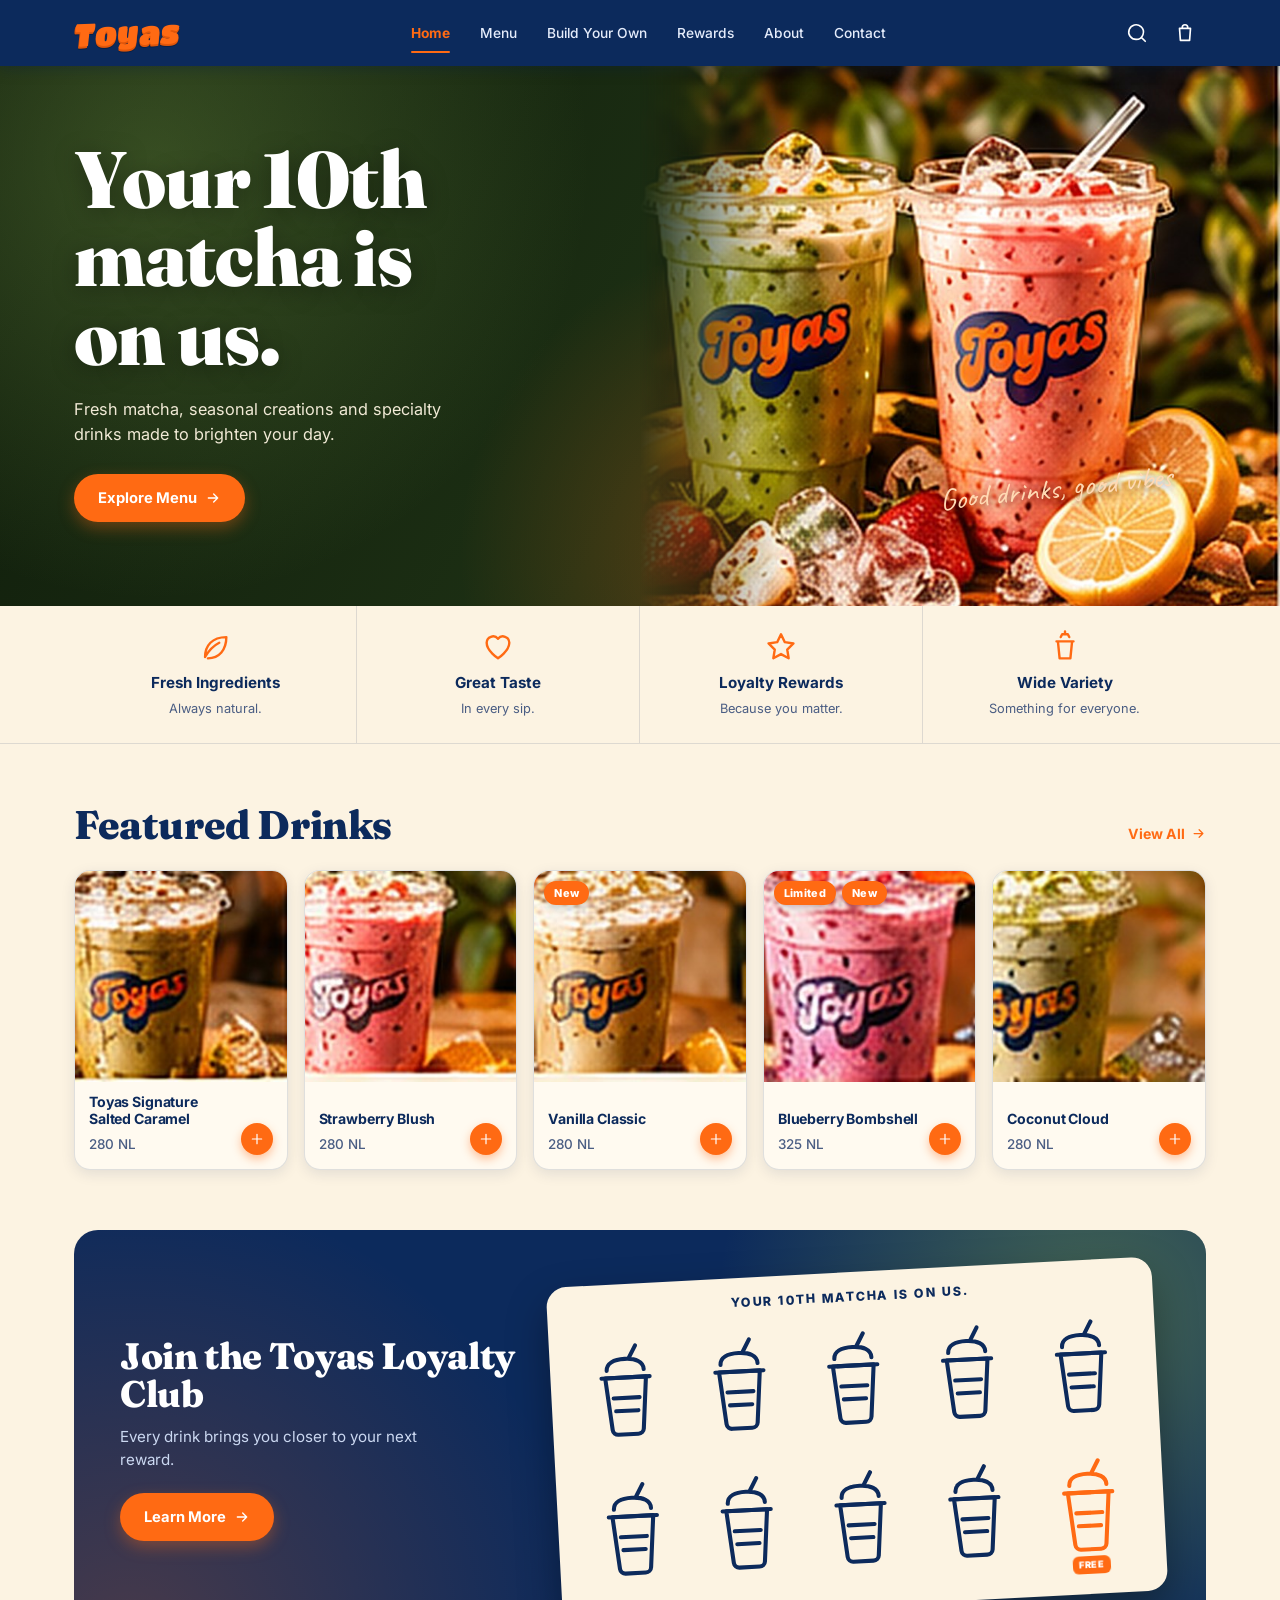
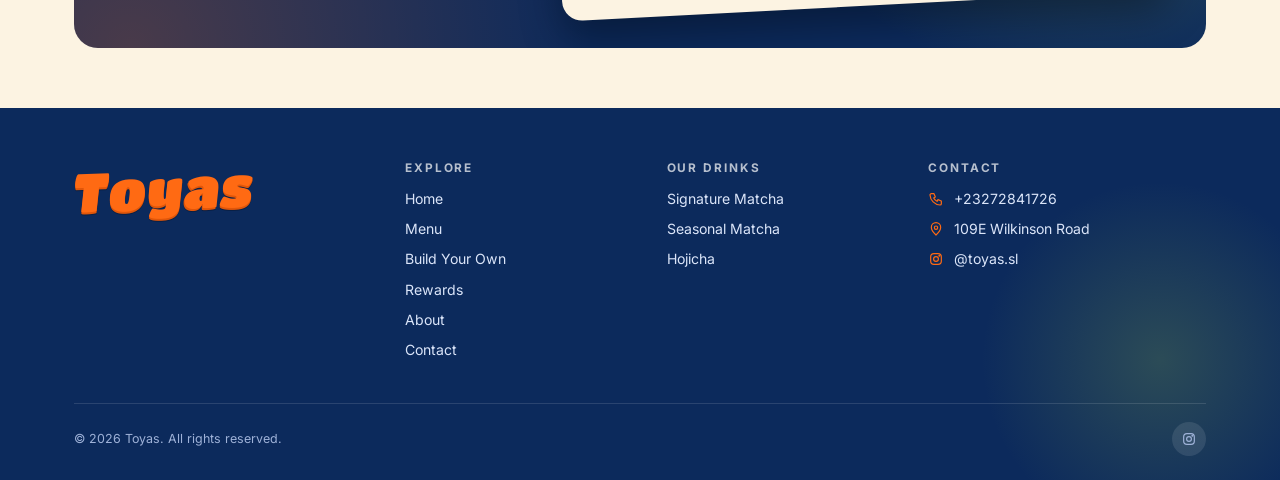
<file: docs/index.html>
<!doctype html>
<html lang="en">
<head>
<meta charset="utf-8">
<meta name="viewport" content="width=device-width,initial-scale=1">
<title>Toyas — Matcha, Seasonal Drinks & Hojicha</title>
<meta name="description" content="Toyas serves signature matcha, seasonal creations and hojicha at 109E Wilkinson Road. Your 10th matcha is on us.">
<meta property="og:type" content="website">
<meta property="og:title" content="Toyas — Matcha, Seasonal Drinks & Hojicha">
<meta property="og:description" content="Toyas serves signature matcha, seasonal creations and hojicha at 109E Wilkinson Road. Your 10th matcha is on us.">
<meta property="og:image" content="assets/hero-cups.jpg">
<meta name="theme-color" content="#0c2a5c">
<link rel="preconnect" href="https://fonts.googleapis.com">
<link rel="preconnect" href="https://fonts.gstatic.com" crossorigin>
<link href="https://fonts.googleapis.com/css2?family=Caveat:wght@700&family=Fraunces:opsz,wght@9..144,700;9..144,800;9..144,900&family=Inter:wght@400;500;600;700;800&family=Titan+One&display=swap" rel="stylesheet">
<link rel="stylesheet" href="css/style.css">
</head>
<body data-page="home">
<div id="site-header"></div>
<main id="main">

<section class="hero">
  <div class="hero-bg" id="hero-art" style="background-image:url(assets/hero-cups.jpg)" role="img" aria-label="Two iced Toyas drinks, a green matcha and a pink strawberry, with strawberries and lemon"></div>
  <div class="wrap hero-inner">
    <div>
      <h1>Your 10th matcha is on&nbsp;us.</h1>
      <p>Fresh matcha, seasonal creations and specialty drinks made to brighten your day.</p>
      <a class="btn" href="menu.html">Explore Menu <svg viewBox="0 0 24 24" fill="none" stroke="currentColor" stroke-width="2" stroke-linecap="round" stroke-linejoin="round" aria-hidden="true"><path d="M5 12h14M13 6l6 6-6 6"/></svg></a>
    </div>
    <div class="hero-art" aria-hidden="true"><span class="hero-sticker">Good drinks, good vibes</span></div>
  </div>
</section>

<section class="strip" aria-label="Why Toyas">
  <div class="wrap">
    <div class="strip-item"><svg viewBox="0 0 24 24" fill="none" stroke="currentColor" stroke-width="1.7" stroke-linecap="round" stroke-linejoin="round"><path d="M5 19c0-8 5-14 15-14 0 9-5 15-13 15M5 19c3-5 6-8 10-10"/></svg><b>Fresh Ingredients</b><span>Always natural.</span></div>
    <div class="strip-item"><svg viewBox="0 0 24 24" fill="none" stroke="currentColor" stroke-width="1.7" stroke-linecap="round" stroke-linejoin="round"><path d="M12 20s-8-5.2-8-11a4.5 4.5 0 0 1 8-2.8A4.5 4.5 0 0 1 20 9c0 5.8-8 11-8 11z"/></svg><b>Great Taste</b><span>In every sip.</span></div>
    <div class="strip-item"><svg viewBox="0 0 24 24" fill="none" stroke="currentColor" stroke-width="1.7" stroke-linecap="round" stroke-linejoin="round"><path d="M12 3l2.7 5.6 6.1.9-4.4 4.3 1 6.1L12 17l-5.4 2.9 1-6.1L3.2 9.5l6.1-.9L12 3z"/></svg><b>Loyalty Rewards</b><span>Because you matter.</span></div>
    <div class="strip-item"><svg viewBox="0 0 24 24" fill="none" stroke="currentColor" stroke-width="1.7" stroke-linecap="round" stroke-linejoin="round"><path d="M7 8h10l-1.2 12H8.2L7 8zM6 8h12M9 5l1-2h4l1 2M12 3V1"/></svg><b>Wide Variety</b><span>Something for everyone.</span></div>
  </div>
</section>

<section class="section" aria-labelledby="feat-h">
  <div class="wrap">
    <div class="section-head"><h2 id="feat-h">Featured Drinks</h2><a class="link-arrow" href="menu.html">View All <svg width="15" height="15" viewBox="0 0 24 24" fill="none" stroke="currentColor" stroke-width="2" stroke-linecap="round" stroke-linejoin="round" aria-hidden="true"><path d="M5 12h14M13 6l6 6-6 6"/></svg></a></div>
    <div class="feat-grid" id="feat-grid"></div>
  </div>
</section>

<section class="section" style="padding-top:0" aria-labelledby="loy-h">
  <div class="wrap">
    <div class="loyalty-banner reveal"><div class="inner">
      <div><h2 id="loy-h">Join the Toyas Loyalty Club</h2><p>Every drink brings you closer to your next reward.</p><a class="btn" href="rewards.html">Learn More <svg viewBox="0 0 24 24" fill="none" stroke="currentColor" stroke-width="2" stroke-linecap="round" stroke-linejoin="round" aria-hidden="true"><path d="M5 12h14M13 6l6 6-6 6"/></svg></a></div>
      <div id="home-loyalty"></div>
    </div></div>
  </div>
</section>

</main>
<div id="site-footer"></div>
<script src="js/data.js"></script>
<script src="js/app.js"></script>
<script src="js/pages.js"></script>
</body>
</html>
</file>
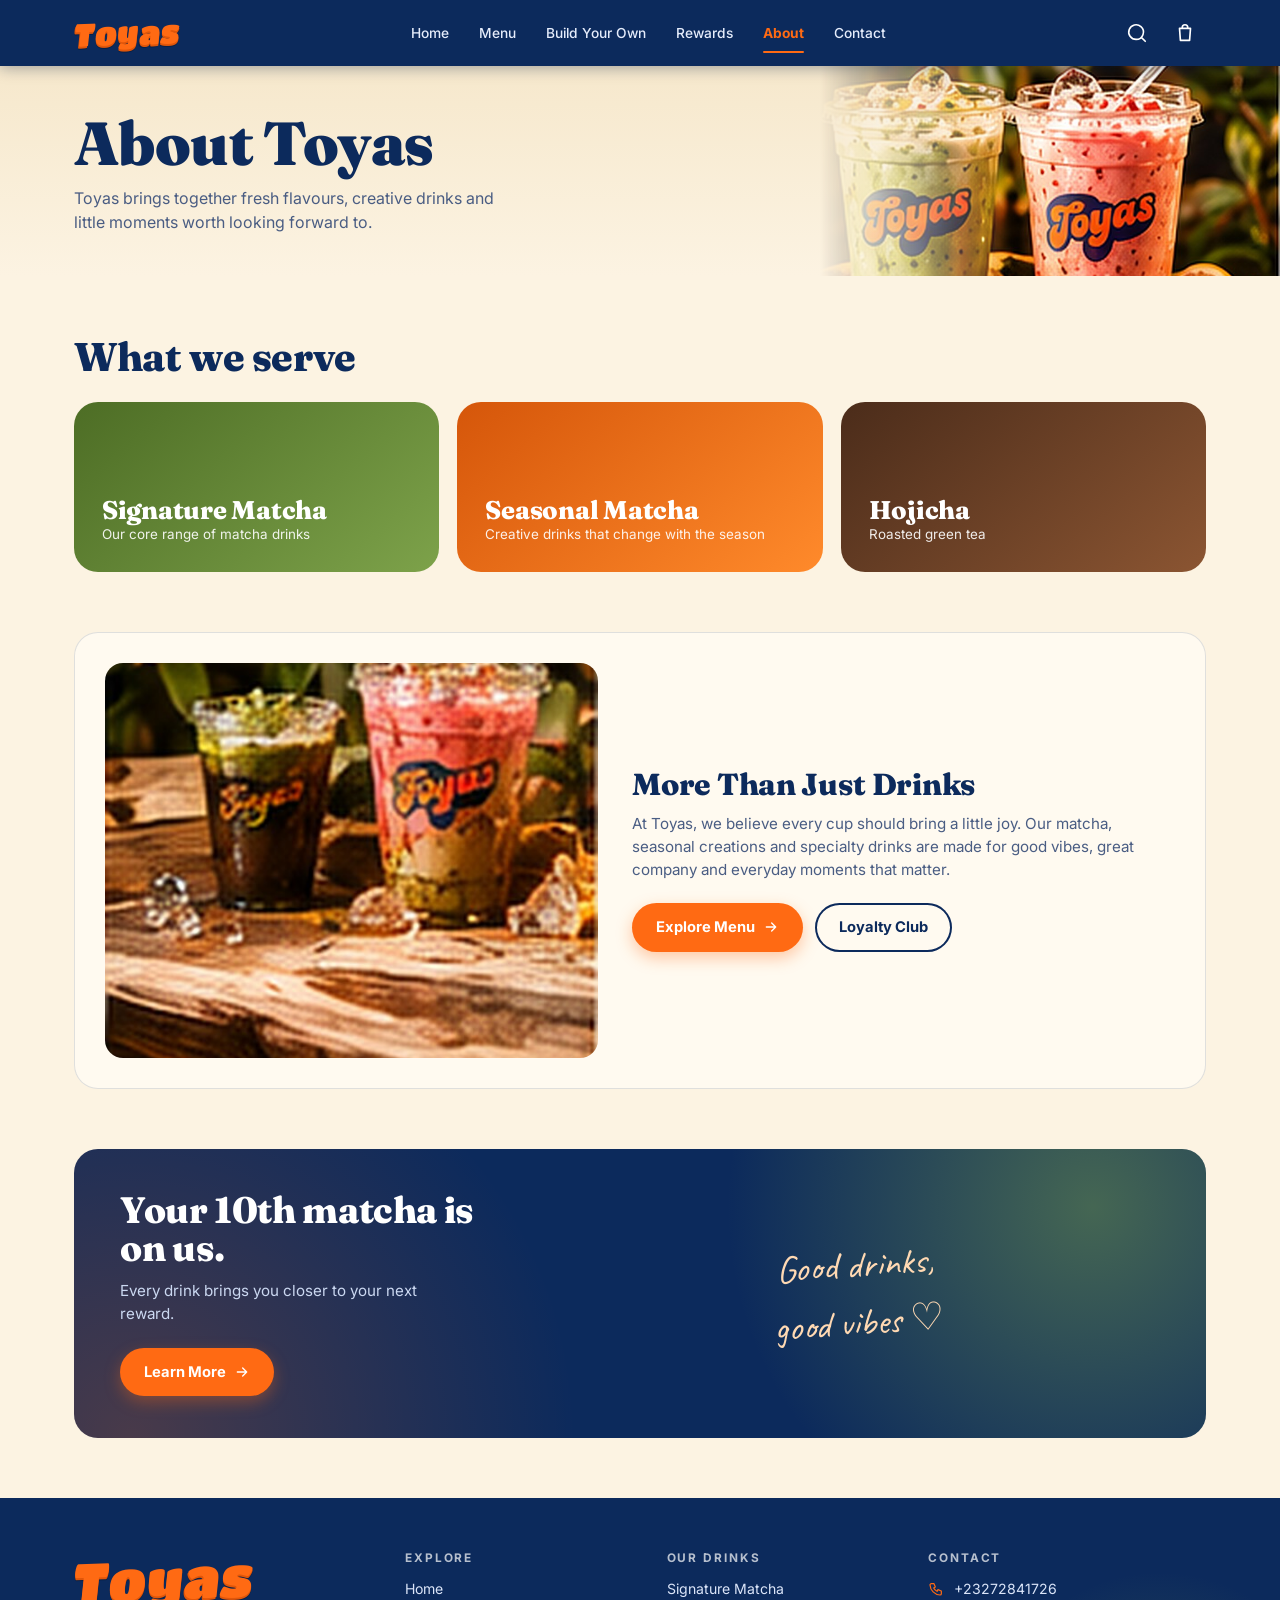
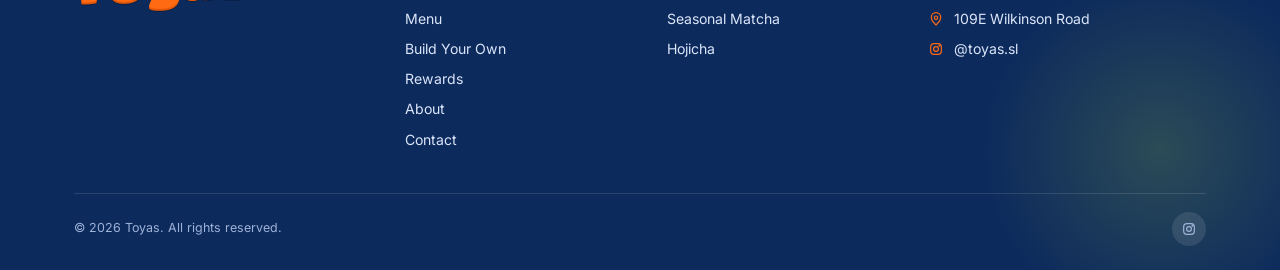
<file: docs/about.html>
<!doctype html>
<html lang="en">
<head>
<meta charset="utf-8">
<meta name="viewport" content="width=device-width,initial-scale=1">
<title>About Toyas — Matcha, Seasonal Drinks & Hojicha</title>
<meta name="description" content="Toyas brings together fresh flavours, creative drinks and little moments worth looking forward to.">
<meta property="og:type" content="website">
<meta property="og:title" content="About Toyas — Matcha, Seasonal Drinks & Hojicha">
<meta property="og:description" content="Toyas brings together fresh flavours, creative drinks and little moments worth looking forward to.">
<meta property="og:image" content="assets/hero-cups.jpg">
<meta name="theme-color" content="#0c2a5c">
<link rel="preconnect" href="https://fonts.googleapis.com">
<link rel="preconnect" href="https://fonts.gstatic.com" crossorigin>
<link href="https://fonts.googleapis.com/css2?family=Caveat:wght@700&family=Fraunces:opsz,wght@9..144,700;9..144,800;9..144,900&family=Inter:wght@400;500;600;700;800&family=Titan+One&display=swap" rel="stylesheet">
<link rel="stylesheet" href="css/style.css">
</head>
<body data-page="about">
<div id="site-header"></div>
<main id="main">

<section class="page-top">
  <div class="pt-art" style="background-image:url(assets/hero-cups.jpg)" role="img" aria-label="Toyas drinks with fresh fruit"></div>
  <div class="wrap">
    <h1>About Toyas</h1>
    <p>Toyas brings together fresh flavours, creative drinks and little moments worth looking forward to.</p>
  </div>
</section>
<section class="section">
  <div class="wrap">
    <div class="section-head"><h2>What we serve</h2></div>
    <div class="cat-tiles">
      <a class="cat-tile c1 reveal" href="menu.html?cat=signature"><h3>Signature Matcha</h3><span>Our core range of matcha drinks</span></a>
      <a class="cat-tile c2 reveal" href="menu.html?cat=seasonal"><h3>Seasonal Matcha</h3><span>Creative drinks that change with the season</span></a>
      <a class="cat-tile c3 reveal" href="menu.html?cat=hojicha"><h3>Hojicha</h3><span>Roasted green tea</span></a>
    </div>
  </div>
</section>
<section class="section" style="padding-top:0">
  <div class="wrap">
    <div class="more reveal">
      <div class="mimg"><img src="assets/about-wood.jpg" alt="Two Toyas drinks on a rustic wooden table" loading="lazy"></div>
      <div>
        <h2>More Than Just Drinks</h2>
        <p>At Toyas, we believe every cup should bring a little joy. Our matcha, seasonal creations and specialty drinks are made for good vibes, great company and everyday moments that matter.</p>
        <div style="display:flex;gap:12px;flex-wrap:wrap;margin-top:22px"><a class="btn" href="menu.html">Explore Menu <svg viewBox="0 0 24 24" fill="none" stroke="currentColor" stroke-width="2" stroke-linecap="round" stroke-linejoin="round" aria-hidden="true"><path d="M5 12h14M13 6l6 6-6 6"/></svg></a><a class="btn ghost" href="rewards.html">Loyalty Club</a></div>
      </div>
    </div>
  </div>
</section>
<section class="section" style="padding-top:0">
  <div class="wrap"><div class="loyalty-banner reveal"><div class="inner"><div><h2>Your 10th matcha is on us.</h2><p>Every drink brings you closer to your next reward.</p><a class="btn" href="rewards.html">Learn More <svg viewBox="0 0 24 24" fill="none" stroke="currentColor" stroke-width="2" stroke-linecap="round" stroke-linejoin="round" aria-hidden="true"><path d="M5 12h14M13 6l6 6-6 6"/></svg></a></div><div style="text-align:center;font-family:var(--f-hand);font-size:2.4rem;color:#ffd9b3;transform:rotate(-4deg)">Good drinks,<br>good vibes ♡</div></div></div></div>
</section>

</main>
<div id="site-footer"></div>
<script src="js/data.js"></script>
<script src="js/app.js"></script>
<script src="js/pages.js"></script>
</body>
</html>
</file>
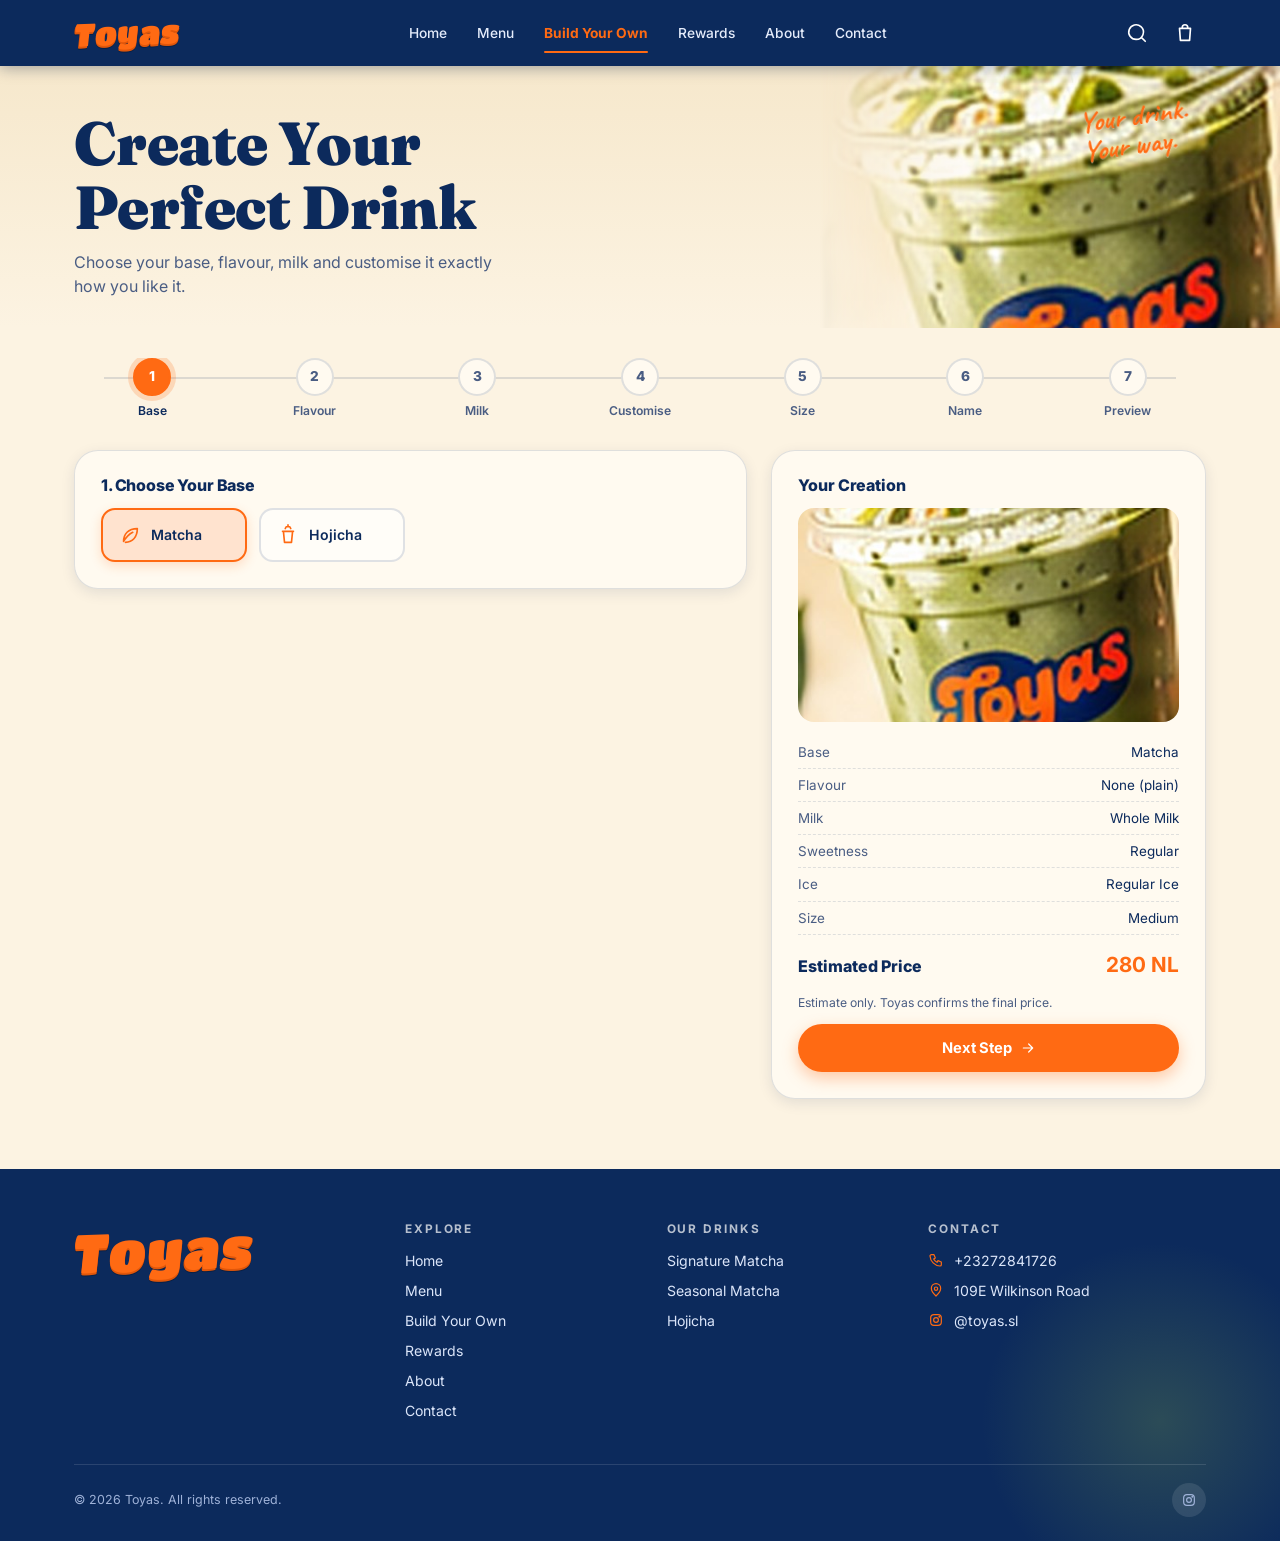
<file: docs/build.html>
<!doctype html>
<html lang="en">
<head>
<meta charset="utf-8">
<meta name="viewport" content="width=device-width,initial-scale=1">
<title>Build Your Own Drink — Toyas</title>
<meta name="description" content="Create your perfect Toyas drink: choose a base, flavour, milk, sweetness and size, then add it to your cart.">
<meta property="og:type" content="website">
<meta property="og:title" content="Build Your Own Drink — Toyas">
<meta property="og:description" content="Create your perfect Toyas drink: choose a base, flavour, milk, sweetness and size, then add it to your cart.">
<meta property="og:image" content="assets/hero-cups.jpg">
<meta name="theme-color" content="#0c2a5c">
<link rel="preconnect" href="https://fonts.googleapis.com">
<link rel="preconnect" href="https://fonts.gstatic.com" crossorigin>
<link href="https://fonts.googleapis.com/css2?family=Caveat:wght@700&family=Fraunces:opsz,wght@9..144,700;9..144,800;9..144,900&family=Inter:wght@400;500;600;700;800&family=Titan+One&display=swap" rel="stylesheet">
<link rel="stylesheet" href="css/style.css">
</head>
<body data-page="build">
<div id="site-header"></div>
<main id="main">

<section class="page-top">
  <div class="pt-art" style="background-image:url(assets/build-cup.jpg)" role="img" aria-label="A green Toyas matcha"></div>
  <span class="scribble" style="right:7%;top:36px" aria-hidden="true">Your drink.<br>Your way.</span>
  <div class="wrap">
    <h1>Create Your<br>Perfect Drink</h1>
    <p>Choose your base, flavour, milk and customise it exactly how you like it.</p>
  </div>
</section>
<div class="wrap" style="padding-bottom:70px">
  <div class="stepper" id="stepper" role="group" aria-label="Steps"></div>
  <div class="build-grid">
    <div class="panel" id="panel" aria-live="polite"></div>
    <aside class="panel creation" aria-label="Your creation">
      <h3>Your Creation</h3>
      <div class="cimg" id="cimg"></div>
      <ul class="clist" id="clist"></ul>
      <div class="est"><span>Estimated Price</span><b id="est"></b></div>
      <p class="fine" style="margin-bottom:12px">Estimate only. Toyas confirms the final price.</p>
      <div class="step-actions"><button class="btn ghost" type="button" id="back" hidden>Back</button><button class="btn block" type="button" id="next"></button></div>
    </aside>
  </div>
</div>

</main>
<div id="site-footer"></div>
<script src="js/data.js"></script>
<script src="js/app.js"></script>
<script src="js/pages.js"></script>
</body>
</html>
</file>
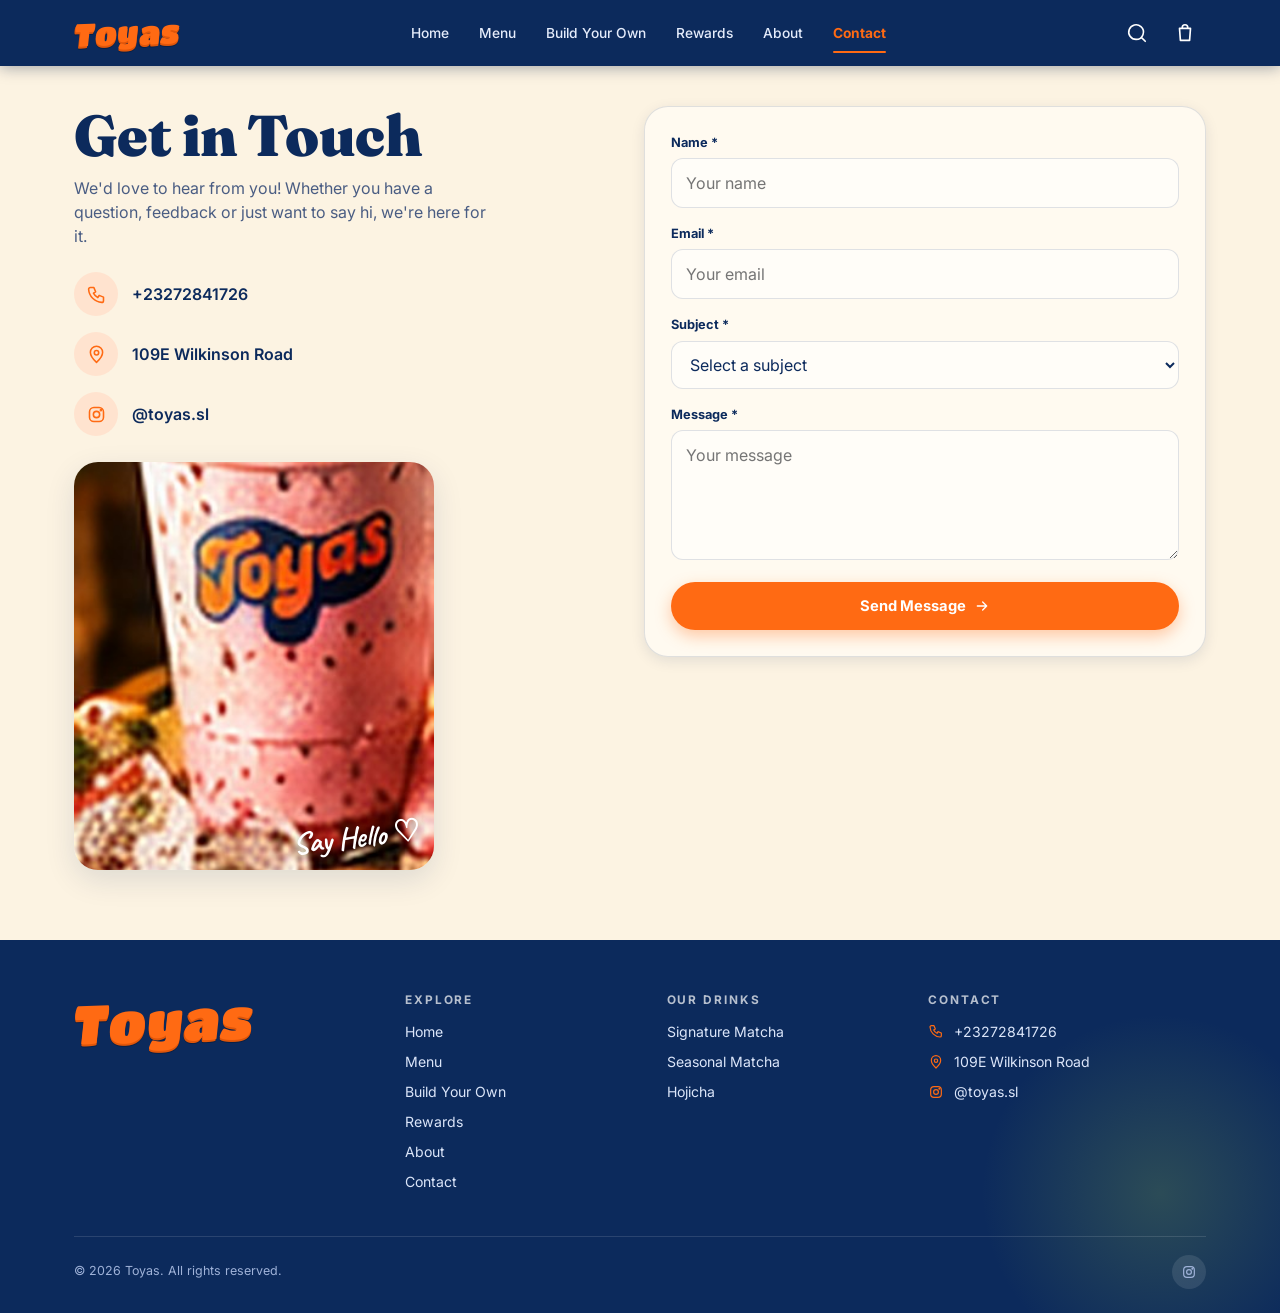
<file: docs/contact.html>
<!doctype html>
<html lang="en">
<head>
<meta charset="utf-8">
<meta name="viewport" content="width=device-width,initial-scale=1">
<title>Contact Toyas — 109E Wilkinson Road</title>
<meta name="description" content="Get in touch with Toyas: call, visit 109E Wilkinson Road, message @toyas.sl on Instagram or send us a message.">
<meta property="og:type" content="website">
<meta property="og:title" content="Contact Toyas — 109E Wilkinson Road">
<meta property="og:description" content="Get in touch with Toyas: call, visit 109E Wilkinson Road, message @toyas.sl on Instagram or send us a message.">
<meta property="og:image" content="assets/hero-cups.jpg">
<meta name="theme-color" content="#0c2a5c">
<link rel="preconnect" href="https://fonts.googleapis.com">
<link rel="preconnect" href="https://fonts.gstatic.com" crossorigin>
<link href="https://fonts.googleapis.com/css2?family=Caveat:wght@700&family=Fraunces:opsz,wght@9..144,700;9..144,800;9..144,900&family=Inter:wght@400;500;600;700;800&family=Titan+One&display=swap" rel="stylesheet">
<link rel="stylesheet" href="css/style.css">
</head>
<body data-page="contact">
<div id="site-header"></div>
<main id="main">

<div class="wrap">
  <div class="contact-grid">
    <div>
      <h1>Get in Touch</h1>
      <p>We'd love to hear from you! Whether you have a question, feedback or just want to say hi, we're here for it.</p>
      <ul class="cinfo">
        <li><span class="ci"><svg viewBox="0 0 24 24" fill="none" stroke="currentColor" stroke-width="1.8" stroke-linecap="round" stroke-linejoin="round"><path d="M5 4h4l2 5-2.5 1.5a11 11 0 0 0 5 5L15 13l5 2v4a2 2 0 0 1-2 2A16 16 0 0 1 3 6a2 2 0 0 1 2-2z"/></svg></span><a href="tel:+23272841726">+23272841726</a></li>
        <li><span class="ci"><svg viewBox="0 0 24 24" fill="none" stroke="currentColor" stroke-width="1.8" stroke-linecap="round" stroke-linejoin="round"><path d="M12 21s-7-6.2-7-11.5a7 7 0 0 1 14 0C19 14.8 12 21 12 21zm0-8.5a2.5 2.5 0 1 0 0-5 2.5 2.5 0 0 0 0 5z"/></svg></span><span>109E Wilkinson Road</span></li>
        <li><span class="ci"><svg viewBox="0 0 24 24" fill="none" stroke="currentColor" stroke-width="1.8" stroke-linecap="round" stroke-linejoin="round"><rect x="4" y="4" width="16" height="16" rx="5"/><circle cx="12" cy="12" r="3.6"/><circle cx="17" cy="7" r=".6" fill="currentColor"/></svg></span><a href="https://www.instagram.com/toyas.sl/" target="_blank" rel="noopener">@toyas.sl</a></li>
      </ul>
      <div class="c-photo reveal"><img src="assets/contact-cup.jpg" alt="A pink strawberry Toyas drink with fresh strawberries" loading="lazy"><span class="hand" aria-hidden="true">Say Hello ♡</span></div>
    </div>
    <div class="panel">
      <form id="contact-form" name="contact" method="POST" data-netlify="true" netlify-honeypot="bot-field" novalidate>
        <input type="hidden" name="form-name" value="contact">
        <p hidden><label>Don't fill this out: <input name="bot-field" tabindex="-1" autocomplete="off"></label></p>
        <div class="form-msg" id="form-msg" role="status" aria-live="polite"></div>
        <div class="field"><label for="c-name">Name *</label><input id="c-name" name="name" autocomplete="name" placeholder="Your name"><div class="err">Please enter your name.</div></div>
        <div class="field"><label for="c-email">Email *</label><input id="c-email" name="email" type="email" autocomplete="email" placeholder="Your email"><div class="err">Please enter a valid email address.</div></div>
        <div class="field"><label for="c-subject">Subject *</label><select id="c-subject" name="subject"><option value="">Select a subject</option><option>General question</option><option>Menu &amp; drinks</option><option>Feedback</option><option>Something else</option></select><div class="err">Please choose a subject.</div></div>
        <div class="field"><label for="c-message">Message *</label><textarea id="c-message" name="message" placeholder="Your message"></textarea><div class="err">Please write a short message.</div></div>
        <button class="btn block" type="submit" id="c-send">Send Message <svg viewBox="0 0 24 24" fill="none" stroke="currentColor" stroke-width="2" stroke-linecap="round" stroke-linejoin="round" aria-hidden="true"><path d="M5 12h14M13 6l6 6-6 6"/></svg></button>
      </form>
    </div>
  </div>
</div>

</main>
<div id="site-footer"></div>
<script src="js/data.js"></script>
<script src="js/app.js"></script>
<script src="js/pages.js"></script>
</body>
</html>
</file>
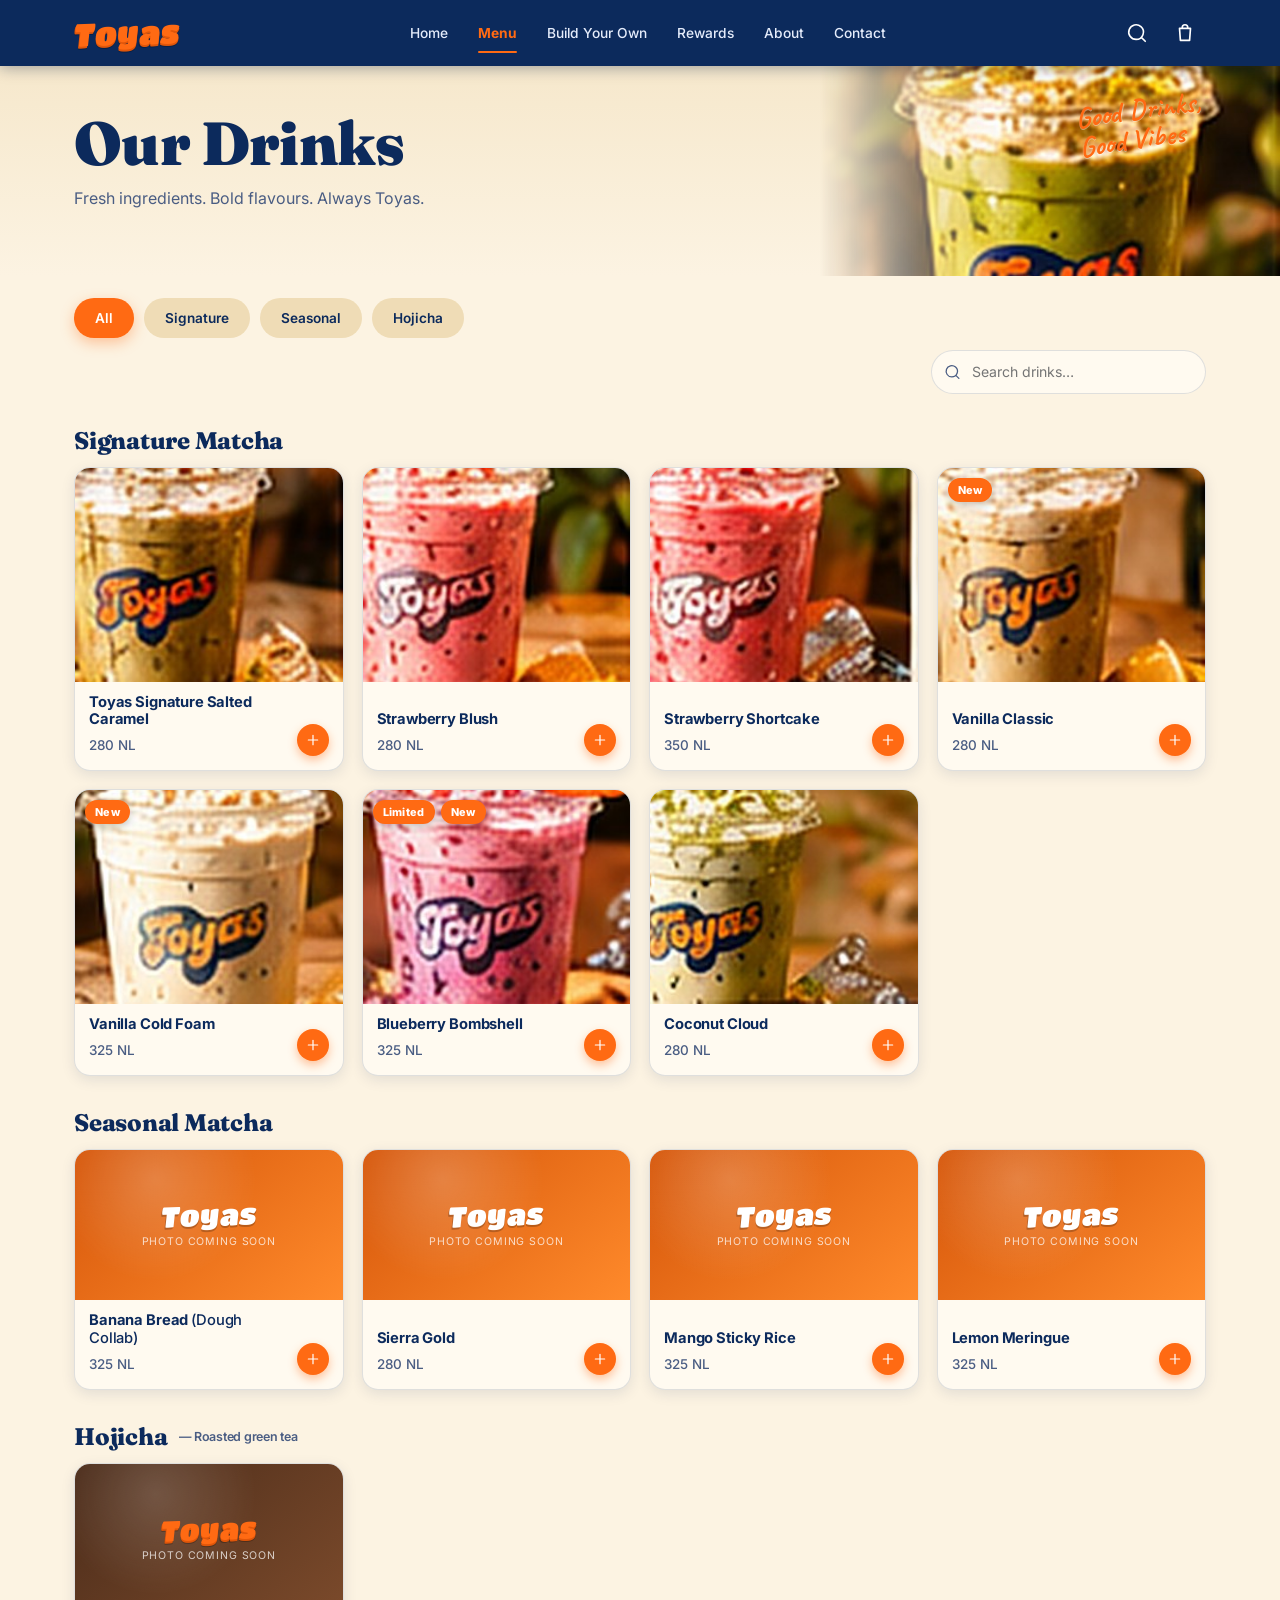
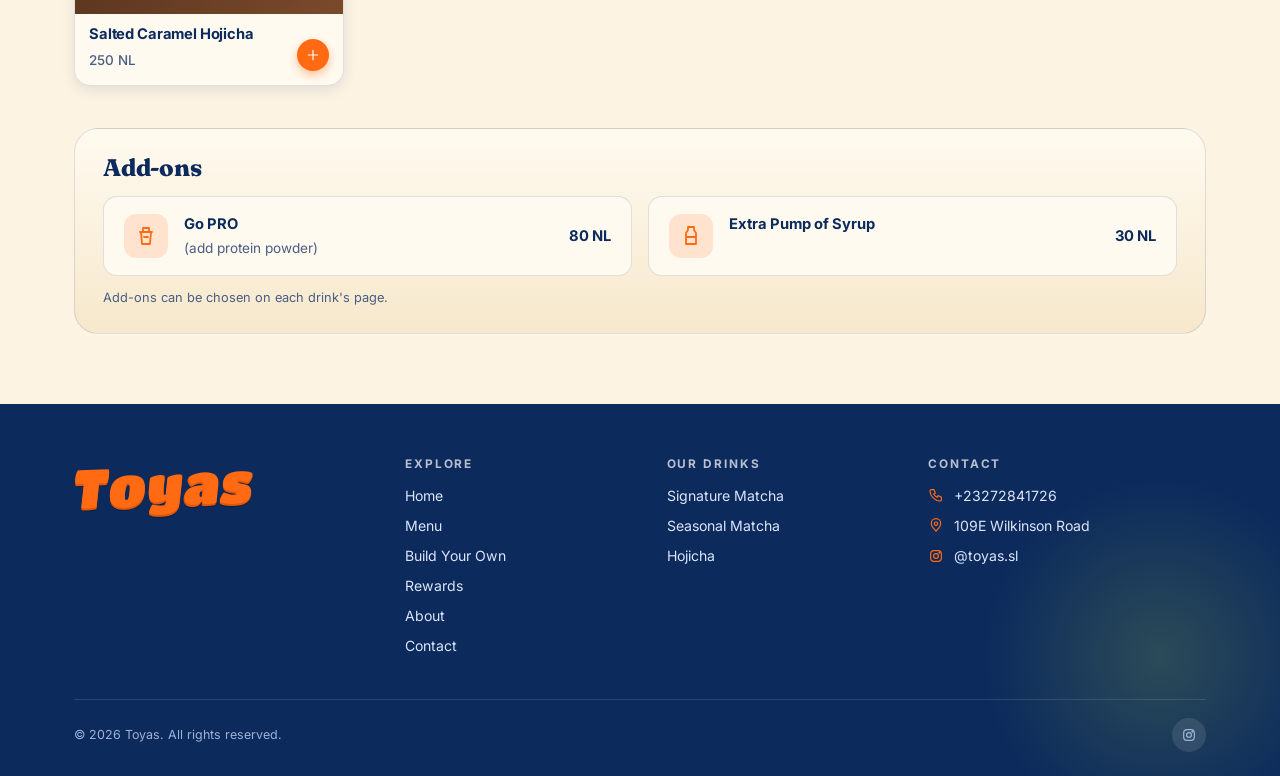
<file: docs/menu.html>
<!doctype html>
<html lang="en">
<head>
<meta charset="utf-8">
<meta name="viewport" content="width=device-width,initial-scale=1">
<title>Menu — Toyas | Signature Matcha, Seasonal & Hojicha</title>
<meta name="description" content="Browse the Toyas menu: signature matcha, seasonal matcha, hojicha and add-ons, with prices.">
<meta property="og:type" content="website">
<meta property="og:title" content="Menu — Toyas | Signature Matcha, Seasonal & Hojicha">
<meta property="og:description" content="Browse the Toyas menu: signature matcha, seasonal matcha, hojicha and add-ons, with prices.">
<meta property="og:image" content="assets/hero-cups.jpg">
<meta name="theme-color" content="#0c2a5c">
<link rel="preconnect" href="https://fonts.googleapis.com">
<link rel="preconnect" href="https://fonts.gstatic.com" crossorigin>
<link href="https://fonts.googleapis.com/css2?family=Caveat:wght@700&family=Fraunces:opsz,wght@9..144,700;9..144,800;9..144,900&family=Inter:wght@400;500;600;700;800&family=Titan+One&display=swap" rel="stylesheet">
<link rel="stylesheet" href="css/style.css">
</head>
<body data-page="menu">
<div id="site-header"></div>
<main id="main">

<section class="page-top">
  <div class="pt-art" style="background-image:url(assets/product-main.jpg)" role="img" aria-label="A green Toyas matcha with ice"></div>
  <span class="scribble" style="right:6%;top:30px" aria-hidden="true">Good Drinks,<br>Good Vibes</span>
  <div class="wrap">
    <h1>Our Drinks</h1>
    <p>Fresh ingredients. Bold flavours. Always Toyas.</p>
  </div>
</section>
<div class="wrap" style="padding-bottom:70px">
  <div class="pills" id="pills" role="group" aria-label="Filter by category" style="margin-top:22px"></div>
  <div class="pills" style="margin:12px 0 0"><div class="menu-search"><svg viewBox="0 0 24 24" fill="none" stroke="currentColor" stroke-width="1.8" stroke-linecap="round" aria-hidden="true"><path d="M11 19a8 8 0 1 1 5.3-14A8 8 0 0 1 11 19zm10 2-4.3-4.3"/></svg><label class="sr-only" for="menu-q">Search the menu</label><input id="menu-q" type="search" placeholder="Search drinks…" autocomplete="off"></div></div>
  <div id="menu-list" aria-live="polite"></div>
  <section class="addons-box reveal" id="addons" aria-labelledby="add-h">
    <h2 id="add-h">Add-ons</h2>
    <div class="addon-row" id="addon-list"></div>
    <p class="addons-note">Add-ons can be chosen on each drink's page.</p>
  </section>
</div>

</main>
<div id="site-footer"></div>
<script src="js/data.js"></script>
<script src="js/app.js"></script>
<script src="js/pages.js"></script>
</body>
</html>
</file>
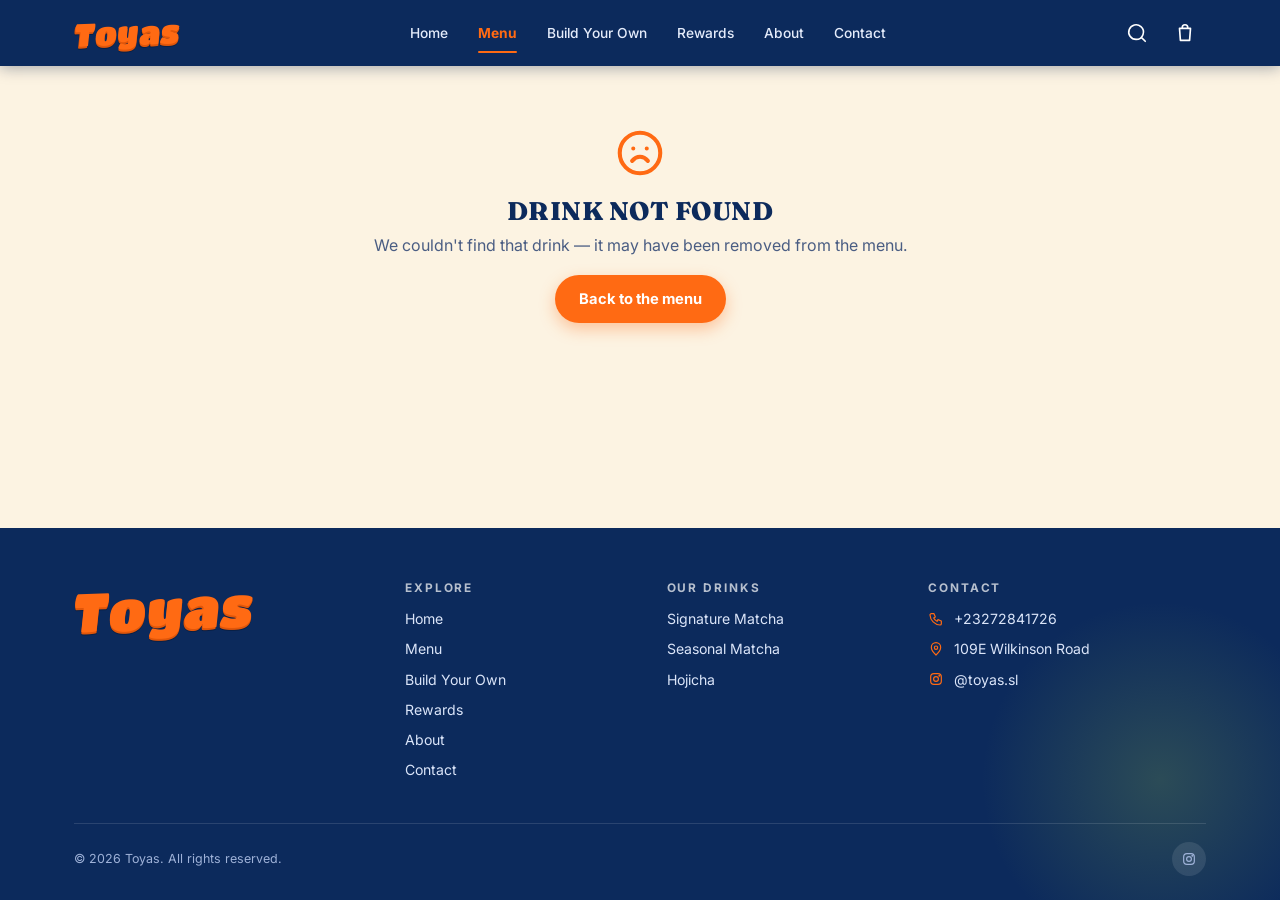
<file: docs/product.html>
<!doctype html>
<html lang="en">
<head>
<meta charset="utf-8">
<meta name="viewport" content="width=device-width,initial-scale=1">
<title>Drink — Toyas</title>
<meta name="description" content="View a Toyas drink, choose your options and add it to your cart.">
<meta property="og:type" content="website">
<meta property="og:title" content="Drink — Toyas">
<meta property="og:description" content="View a Toyas drink, choose your options and add it to your cart.">
<meta property="og:image" content="assets/hero-cups.jpg">
<meta name="theme-color" content="#0c2a5c">
<link rel="preconnect" href="https://fonts.googleapis.com">
<link rel="preconnect" href="https://fonts.gstatic.com" crossorigin>
<link href="https://fonts.googleapis.com/css2?family=Caveat:wght@700&family=Fraunces:opsz,wght@9..144,700;9..144,800;9..144,900&family=Inter:wght@400;500;600;700;800&family=Titan+One&display=swap" rel="stylesheet">
<link rel="stylesheet" href="css/style.css">
</head>
<body data-page="product">
<div id="site-header"></div>
<main id="main">

<div id="pd-root"><div class="state"><h3>LOADING…</h3></div></div>

</main>
<div id="site-footer"></div>
<script src="js/data.js"></script>
<script src="js/app.js"></script>
<script src="js/pages.js"></script>
</body>
</html>
</file>
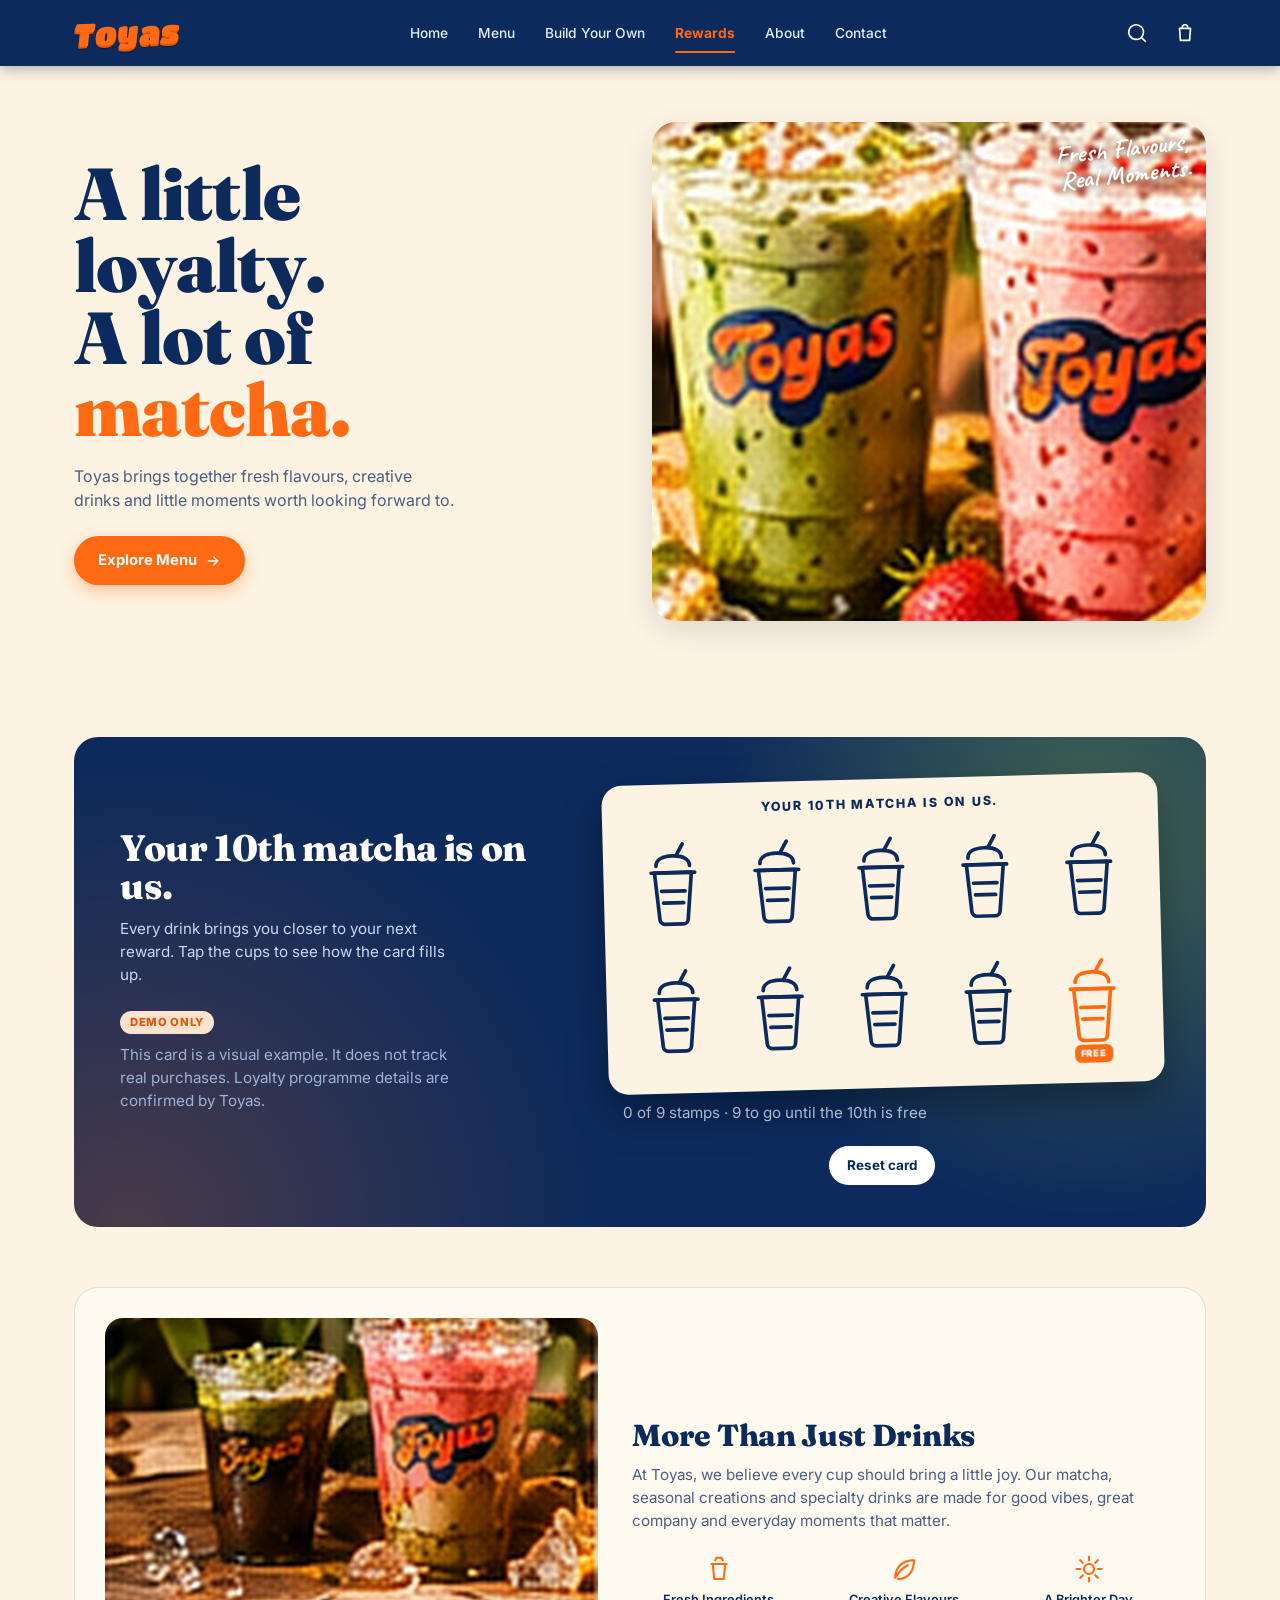
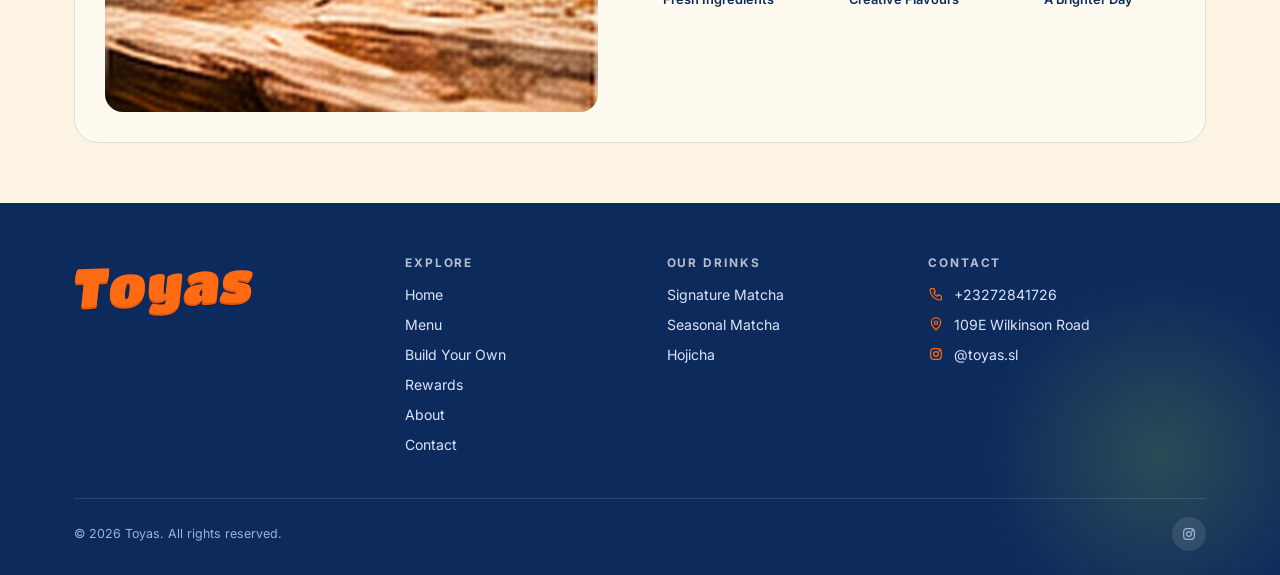
<file: docs/rewards.html>
<!doctype html>
<html lang="en">
<head>
<meta charset="utf-8">
<meta name="viewport" content="width=device-width,initial-scale=1">
<title>Rewards — Toyas Loyalty Club</title>
<meta name="description" content="A little loyalty, a lot of matcha. Your 10th Toyas matcha is on us.">
<meta property="og:type" content="website">
<meta property="og:title" content="Rewards — Toyas Loyalty Club">
<meta property="og:description" content="A little loyalty, a lot of matcha. Your 10th Toyas matcha is on us.">
<meta property="og:image" content="assets/hero-cups.jpg">
<meta name="theme-color" content="#0c2a5c">
<link rel="preconnect" href="https://fonts.googleapis.com">
<link rel="preconnect" href="https://fonts.gstatic.com" crossorigin>
<link href="https://fonts.googleapis.com/css2?family=Caveat:wght@700&family=Fraunces:opsz,wght@9..144,700;9..144,800;9..144,900&family=Inter:wght@400;500;600;700;800&family=Titan+One&display=swap" rel="stylesheet">
<link rel="stylesheet" href="css/style.css">
</head>
<body data-page="rewards">
<div id="site-header"></div>
<main id="main">

<section class="rw-hero">
  <div class="wrap">
    <div>
      <h1>A little<br>loyalty.<br>A lot of<br><em>matcha.</em></h1>
      <p>Toyas brings together fresh flavours, creative drinks and little moments worth looking forward to.</p>
      <a class="btn" href="menu.html">Explore Menu <svg viewBox="0 0 24 24" fill="none" stroke="currentColor" stroke-width="2" stroke-linecap="round" stroke-linejoin="round" aria-hidden="true"><path d="M5 12h14M13 6l6 6-6 6"/></svg></a>
    </div>
    <div class="rw-art"><img src="assets/rewards-cups.jpg" alt="Two iced Toyas drinks, matcha and strawberry, with fresh fruit"><span class="hand" aria-hidden="true">Fresh Flavours,<br>Real Moments.</span></div>
  </div>
</section>

<section class="section" aria-labelledby="loy-h">
  <div class="wrap">
    <div class="loyalty-banner reveal"><div class="inner split">
      <div><h2 id="loy-h">Your 10th matcha is on us.</h2><p>Every drink brings you closer to your next reward. Tap the cups to see how the card fills up.</p><span class="demo-flag">Demo only</span><p class="fine" style="color:#9fb2d8;margin-top:10px">This card is a visual example. It does not track real purchases. Loyalty programme details are confirmed by Toyas.</p></div>
      <div class="demo-card-wrap"><div id="loyalty-demo"></div><p class="lcard-note" style="color:#cbd8f1" id="demo-count" aria-live="polite"></p><div class="demo-controls"><button class="btn small light" type="button" id="demo-reset">Reset card</button></div></div>
    </div></div>
  </div>
</section>

<section class="section" style="padding-top:0">
  <div class="wrap">
    <div class="more reveal">
      <div class="mimg"><img src="assets/about-wood.jpg" alt="Two Toyas drinks on a rustic wooden table" loading="lazy"></div>
      <div>
        <h2>More Than Just Drinks</h2>
        <p>At Toyas, we believe every cup should bring a little joy. Our matcha, seasonal creations and specialty drinks are made for good vibes, great company and everyday moments that matter.</p>
        <div class="trio">
          <div><svg viewBox="0 0 24 24" fill="none" stroke="currentColor" stroke-width="1.7" stroke-linecap="round" stroke-linejoin="round"><path d="M7 8h10l-1.2 12H8.2L7 8zM6 8h12M9 5l1-2h4l1 2"/></svg>Fresh Ingredients</div>
          <div><svg viewBox="0 0 24 24" fill="none" stroke="currentColor" stroke-width="1.7" stroke-linecap="round" stroke-linejoin="round"><path d="M5 19c0-8 5-14 15-14 0 9-5 15-13 15M5 19c3-5 6-8 10-10"/></svg>Creative Flavours</div>
          <div><svg viewBox="0 0 24 24" fill="none" stroke="currentColor" stroke-width="1.7" stroke-linecap="round" stroke-linejoin="round"><circle cx="12" cy="12" r="4"/><path d="M12 2v3M12 19v3M2 12h3M19 12h3M5 5l2 2M17 17l2 2M19 5l-2 2M7 17l-2 2"/></svg>A Brighter Day</div>
        </div>
      </div>
    </div>
  </div>
</section>

</main>
<div id="site-footer"></div>
<script src="js/data.js"></script>
<script src="js/app.js"></script>
<script src="js/pages.js"></script>
</body>
</html>
</file>
<file: docs/css/style.css>
/* ==========================================================
   TOYAS — stylesheet
   ========================================================== */
:root{
  --navy:#0c2a5c;
  --navy-deep:#081d42;
  --navy-soft:#16397a;
  --orange:#ff6a13;
  --orange-dark:#e0560a;
  --orange-soft:#ffe3cf;
  --cream:#fcf3e2;
  --cream-2:#f6e8cc;
  --beige:#efdcb6;
  --card:#fffaf0;
  --ink:#0c2a5c;
  --ink-soft:#4a5d83;
  --green:#7da24a;
  --line:rgba(12,42,92,.13);
  --radius:16px;
  --radius-lg:24px;
  --shadow:0 10px 30px rgba(12,42,92,.12);
  --shadow-sm:0 4px 14px rgba(12,42,92,.10);
  --f-display:"Fraunces","Playfair Display",Georgia,serif;
  --f-body:"Inter",system-ui,-apple-system,"Segoe UI",Roboto,sans-serif;
  --f-hand:"Caveat","Segoe Script",cursive;
  --f-logo:"Titan One","Baloo 2",system-ui,sans-serif;
  --maxw:1180px;
  --header-h:66px;
}
*,*::before,*::after{box-sizing:border-box}
[hidden]{display:none!important}
html{scroll-behavior:smooth;-webkit-text-size-adjust:100%}
body{margin:0;font-family:var(--f-body);color:var(--ink);background:var(--cream);line-height:1.5;-webkit-font-smoothing:antialiased;min-height:100vh;display:flex;flex-direction:column}
main{flex:1;animation:pageIn .5s ease both}
@keyframes pageIn{from{opacity:0;transform:translateY(8px)}to{opacity:1;transform:none}}
img{max-width:100%;display:block}
a{color:inherit;text-decoration:none}
button{font:inherit;color:inherit;cursor:pointer;border:0;background:none;padding:0}
input,select,textarea{font:inherit;color:inherit}
h1,h2,h3,h4{font-family:var(--f-display);margin:0;line-height:1.05;letter-spacing:-.01em}
p{margin:0}
:focus-visible{outline:3px solid var(--orange);outline-offset:3px;border-radius:6px}
.sr-only{position:absolute;width:1px;height:1px;overflow:hidden;clip:rect(0 0 0 0);white-space:nowrap}
.skip{position:absolute;left:12px;top:-60px;background:var(--orange);color:#fff;padding:10px 16px;border-radius:10px;z-index:200;font-weight:700}
.skip:focus{top:12px}
.wrap{width:100%;max-width:var(--maxw);margin:0 auto;padding:0 24px}
.hand{font-family:var(--f-hand);color:var(--orange);font-weight:700}

/* ---------- Logo (CSS wordmark — swap for the official logo file, see README) ---------- */
.logo{font-family:var(--f-logo);color:var(--orange);font-size:2rem;line-height:1;display:inline-block;transform:skewX(-8deg) rotate(-2deg);letter-spacing:.01em;text-shadow:0 2px 0 var(--orange-dark),0 3px 0 rgba(0,0,0,.25)}
.logo img{height:38px;width:auto}
.logo.big{font-size:3.4rem}

/* ---------- Loader ---------- */
.loader{position:fixed;inset:0;background:var(--navy);display:grid;place-items:center;z-index:500;transition:opacity .5s ease,visibility .5s}
.loader.done{opacity:0;visibility:hidden}
.loader-inner{text-align:center;animation:pop .9s ease both}
.loader .logo{font-size:4.2rem}
.loader-bar{width:120px;height:4px;border-radius:4px;background:rgba(255,255,255,.18);margin:22px auto 0;overflow:hidden}
.loader-bar::after{content:"";display:block;height:100%;width:40%;background:var(--green);border-radius:4px;animation:slide 1s ease-in-out infinite}
@keyframes pop{from{opacity:0;transform:scale(.85)}to{opacity:1;transform:scale(1)}}
@keyframes slide{0%{transform:translateX(-100%)}100%{transform:translateX(300%)}}

/* ---------- Header ---------- */
.site-header{position:sticky;top:0;z-index:100;background:var(--navy);color:#fff;height:var(--header-h);box-shadow:0 2px 14px rgba(8,29,66,.35)}
.site-header .wrap{display:flex;align-items:center;justify-content:space-between;height:100%;gap:20px}
.nav{display:flex;gap:30px;align-items:center}
.nav a{font-size:.86rem;font-weight:500;color:#e5ecfb;padding:6px 0;position:relative;transition:color .2s}
.nav a:hover{color:#fff}
.nav a.active{color:var(--orange);font-weight:700}
.nav a.active::after{content:"";position:absolute;left:0;right:0;bottom:-4px;height:2px;background:var(--orange);border-radius:2px}
.hdr-actions{display:flex;align-items:center;gap:6px}
.icon-btn{width:42px;height:42px;display:grid;place-items:center;border-radius:50%;position:relative;color:#fff;transition:background .2s}
.icon-btn:hover{background:rgba(255,255,255,.12)}
.icon-btn svg{width:22px;height:22px}
.badge{position:absolute;top:3px;right:2px;min-width:18px;height:18px;padding:0 5px;border-radius:9px;background:var(--orange);color:#fff;font-size:.68rem;font-weight:800;display:grid;place-items:center}
.badge[hidden]{display:none}
.burger{display:none}

.mobile-menu{position:fixed;inset:var(--header-h) 0 0 0;background:var(--navy);z-index:99;padding:26px 24px;display:flex;flex-direction:column;gap:4px;transform:translateY(-12px);opacity:0;visibility:hidden;transition:.25s ease}
.mobile-menu.open{transform:none;opacity:1;visibility:visible}
.mobile-menu a{color:#fff;font-family:var(--f-display);font-size:1.7rem;font-weight:700;padding:12px 0;border-bottom:1px solid rgba(255,255,255,.1)}
.mobile-menu a.active{color:var(--orange)}
.mobile-menu .mm-foot{margin-top:auto;color:#b9c8e6;font-size:.9rem}

/* ---------- Buttons ---------- */
.btn{display:inline-flex;align-items:center;justify-content:center;gap:8px;background:var(--orange);color:#fff;font-weight:700;font-size:.92rem;padding:13px 24px;border-radius:999px;transition:transform .2s,background .2s,box-shadow .2s;box-shadow:0 6px 16px rgba(255,106,19,.35)}
.btn:hover{background:var(--orange-dark);transform:translateY(-2px)}
.btn:active{transform:none}
.btn svg{width:16px;height:16px}
.btn.ghost{background:transparent;color:var(--navy);box-shadow:inset 0 0 0 2px var(--navy)}
.btn.ghost:hover{background:var(--navy);color:#fff}
.btn.light{background:#fff;color:var(--navy);box-shadow:none}
.btn.small{padding:9px 18px;font-size:.84rem}
.btn.block{width:100%}
.btn[disabled]{opacity:.5;pointer-events:none}
.link-arrow{color:var(--orange);font-weight:700;font-size:.88rem;display:inline-flex;gap:6px;align-items:center}
.link-arrow:hover{text-decoration:underline}

/* ---------- Hero (home) ---------- */
.hero{position:relative;background:#14230f;color:#fff;overflow:hidden;isolation:isolate}
.hero::before{content:"";position:absolute;inset:0;z-index:-2;
  background:
   radial-gradient(circle at 12% 18%,rgba(125,162,74,.35),transparent 36%),
   radial-gradient(circle at 80% 8%,rgba(255,150,40,.30),transparent 30%),
   radial-gradient(circle at 60% 90%,rgba(255,106,19,.28),transparent 34%),
   linear-gradient(120deg,#0f1c0b,#1d3014 55%,#24331a)}
.hero-bg{position:absolute;right:0;top:0;bottom:0;width:min(50%,780px);z-index:-1;background-repeat:no-repeat;background-size:cover;background-position:center 40%;-webkit-mask-image:linear-gradient(90deg,transparent 0,#000 22%);mask-image:linear-gradient(90deg,transparent 0,#000 22%)}
.hero-inner{display:grid;grid-template-columns:1fr 1fr;min-height:540px;align-items:center;padding-top:50px;padding-bottom:60px;gap:20px}
.hero h1{font-size:clamp(2.8rem,6.4vw,5rem);font-weight:900;line-height:.98;margin-bottom:22px;text-shadow:0 4px 24px rgba(0,0,0,.35)}
.hero p{max-width:370px;color:#f1ead6;font-size:1.02rem;margin-bottom:28px}
.hero-art{position:relative;height:100%;min-height:340px}
.float{animation:float 6s ease-in-out infinite}
@keyframes float{0%,100%{transform:translateY(0)}50%{transform:translateY(-10px)}}
.hero-sticker{position:absolute;right:6%;bottom:8%;font-family:var(--f-hand);font-size:1.9rem;color:#ffd9b3;transform:rotate(-6deg);text-shadow:0 2px 10px rgba(0,0,0,.5)}

/* ---------- Value strip ---------- */
.strip{background:var(--cream);border-bottom:1px solid var(--line)}
.strip .wrap{display:grid;grid-template-columns:repeat(4,1fr);gap:0}
.strip-item{text-align:center;padding:24px 14px;border-right:1px solid var(--line)}
.strip-item:last-child{border-right:0}
.strip-item svg{width:34px;height:34px;color:var(--orange);margin:0 auto 8px;display:block}
.strip-item b{display:block;font-size:.95rem}
.strip-item span{font-size:.8rem;color:var(--ink-soft)}

/* ---------- Sections ---------- */
.section{padding:60px 0}
.section-head{display:flex;align-items:baseline;justify-content:space-between;margin-bottom:24px;gap:16px}
.section-head h2{font-size:clamp(1.8rem,3.2vw,2.5rem);font-weight:800}
.eyebrow{font-family:var(--f-hand);color:var(--orange);font-size:1.5rem;font-weight:700}

/* featured grid */
.feat-grid{display:grid;grid-template-columns:repeat(5,1fr);gap:16px}
.card{background:var(--card);border-radius:var(--radius);box-shadow:var(--shadow-sm);overflow:hidden;position:relative;transition:transform .25s,box-shadow .25s;display:flex;flex-direction:column;border:1px solid var(--line)}
.card:hover{transform:translateY(-5px);box-shadow:var(--shadow)}
.card .ph{position:relative;aspect-ratio:1/1;overflow:hidden;background:var(--beige)}
.card .ph img{width:100%;height:100%;object-fit:cover;transition:transform .5s}
.card:hover .ph img{transform:scale(1.07)}
.card-link{position:absolute;inset:0;z-index:1}
.card-body{padding:12px 14px 14px;display:flex;justify-content:space-between;align-items:flex-end;gap:8px;flex:1}
.card-body h3{font-family:var(--f-body);font-size:.88rem;font-weight:700;line-height:1.2;margin-bottom:3px}
.card-body .price{font-size:.84rem;color:var(--ink-soft);font-weight:500}
.add-circle{width:32px;height:32px;border-radius:50%;background:var(--orange);color:#fff;display:grid;place-items:center;flex:none;position:relative;z-index:2;transition:transform .2s,background .2s;box-shadow:0 4px 10px rgba(255,106,19,.4)}
.add-circle:hover{background:var(--orange-dark);transform:scale(1.12) rotate(90deg)}
.add-circle svg{width:16px;height:16px}
.tag{position:absolute;top:10px;left:10px;z-index:2;display:flex;gap:6px}
.tag span{background:var(--orange);color:#fff;font-size:.68rem;font-weight:800;padding:4px 10px;border-radius:999px;letter-spacing:.03em;box-shadow:0 3px 8px rgba(0,0,0,.2)}

/* placeholder tile (no photo yet) */
.ph-soon{width:100%;height:100%;display:grid;place-items:center;text-align:center;gap:4px;align-content:center;color:#fff;padding:12px;background:
  radial-gradient(circle at 30% 20%,rgba(255,255,255,.18),transparent 45%),linear-gradient(140deg,var(--navy),var(--navy-soft))}
.ph-soon .logo{font-size:1.8rem}
.ph-soon small{font-size:.66rem;opacity:.75;letter-spacing:.08em;text-transform:uppercase}
.ph-soon.hojicha{background:radial-gradient(circle at 30% 20%,rgba(255,255,255,.16),transparent 45%),linear-gradient(140deg,#4b2c1a,#7b4a2b)}
.ph-soon.seasonal .logo{color:#fff;text-shadow:0 2px 0 rgba(0,0,0,.22)}
.ph-soon.seasonal{background:radial-gradient(circle at 30% 20%,rgba(255,255,255,.2),transparent 45%),linear-gradient(140deg,#d5560a,#ff8a2b)}

/* ---------- Loyalty banner & card ---------- */
.loyalty-banner{background:var(--navy);color:#fff;border-radius:var(--radius-lg);overflow:hidden;position:relative;isolation:isolate}
.loyalty-banner::before{content:"";position:absolute;inset:0;z-index:-1;background:
  radial-gradient(circle at 90% 20%,rgba(125,162,74,.5),transparent 35%),
  radial-gradient(circle at 5% 100%,rgba(255,106,19,.25),transparent 40%)}
.loyalty-banner .inner{display:grid;grid-template-columns:.8fr 1.2fr;gap:30px;align-items:center;padding:42px 46px}
.loyalty-banner h2{font-size:clamp(1.8rem,3vw,2.3rem);font-weight:800;margin-bottom:12px}
.loyalty-banner p{color:#cbd8f1;max-width:340px;margin-bottom:22px;font-size:.95rem}
.loyalty-banner .inner.split{grid-template-columns:.9fr 1.1fr}
.lcard{background:var(--cream);color:var(--navy);border-radius:20px;padding:18px 22px 22px;transform:rotate(-3deg);box-shadow:0 18px 40px rgba(0,0,0,.35);position:relative}
.lcard h4{font-family:var(--f-body);font-size:.78rem;letter-spacing:.14em;font-weight:800;text-align:center;margin-bottom:12px;color:var(--navy)}
.lcard .cups{display:grid;grid-template-columns:repeat(5,1fr);gap:10px 8px}
.stamp{aspect-ratio:.82;display:grid;place-items:center;position:relative;border-radius:10px;transition:transform .2s,background .2s;color:var(--navy)}
.stamp svg{width:70%;height:auto;overflow:visible}
button.stamp:hover{transform:scale(1.08)}
.stamp.on{color:var(--orange)}
.stamp.on svg .fillable{fill:currentColor;fill-opacity:.18}
.stamp.free{color:var(--orange)}
.stamp.free::after{content:"FREE";position:absolute;bottom:-2px;left:50%;transform:translateX(-50%);font-size:.58rem;font-weight:900;letter-spacing:.08em;background:var(--orange);color:#fff;padding:2px 6px;border-radius:6px}
.lcard-note{text-align:center;font-size:.72rem;margin-top:14px;color:var(--ink-soft)}
.demo-flag{display:inline-block;background:var(--orange-soft);color:var(--orange-dark);font-size:.7rem;font-weight:800;letter-spacing:.06em;padding:3px 10px;border-radius:999px;text-transform:uppercase}

/* ---------- Footer ---------- */
.site-footer{background:var(--navy);color:#fff;padding:54px 0 24px;margin-top:0;position:relative;overflow:hidden}
.site-footer::before{content:"";position:absolute;right:-60px;bottom:-60px;width:360px;height:360px;border-radius:50%;background:radial-gradient(circle,rgba(125,162,74,.28),transparent 70%)}
.foot-grid{display:grid;grid-template-columns:1.3fr 1fr 1fr 1.2fr;gap:30px;position:relative}
.foot-grid h4{font-family:var(--f-body);font-size:.74rem;letter-spacing:.16em;color:#fff;opacity:.7;margin-bottom:14px;font-weight:700}
.foot-grid li{list-style:none;margin-bottom:9px;font-size:.88rem;color:#dbe5f9}
.foot-grid ul{padding:0;margin:0}
.foot-grid a:hover{color:var(--orange)}
.foot-contact li{display:flex;gap:10px;align-items:center}
.foot-contact svg{width:16px;height:16px;color:var(--orange);flex:none}
.foot-bottom{display:flex;justify-content:space-between;align-items:center;margin-top:34px;padding-top:18px;border-top:1px solid rgba(255,255,255,.12);font-size:.78rem;color:#9fb2d8;position:relative;flex-wrap:wrap;gap:10px}
.socials{display:flex;gap:8px}
.socials a{width:34px;height:34px;border-radius:50%;display:grid;place-items:center;background:rgba(255,255,255,.1);transition:background .2s}
.socials a:hover{background:var(--orange)}
.socials svg{width:16px;height:16px}

/* ---------- Page banners ---------- */
.page-top{position:relative;background:linear-gradient(180deg,var(--cream-2),var(--cream));overflow:hidden}
.page-top .wrap{position:relative;padding-top:46px;padding-bottom:30px;min-height:210px}
.page-top h1{font-size:clamp(2.4rem,5.4vw,3.8rem);font-weight:900}
.page-top p{margin-top:10px;color:var(--ink-soft);max-width:420px}
.page-top .pt-art{position:absolute;right:0;top:0;bottom:0;width:min(40%,460px);background-repeat:no-repeat;background-size:cover;background-position:center 30%;-webkit-mask-image:linear-gradient(90deg,transparent,#000 40%);mask-image:linear-gradient(90deg,transparent,#000 40%)}
.page-top .scribble{position:absolute;font-family:var(--f-hand);font-size:1.8rem;color:var(--orange);transform:rotate(-8deg);font-weight:700;line-height:1;z-index:1;text-shadow:0 1px 0 rgba(255,255,255,.4)}

/* ---------- Menu page ---------- */
.pills{display:flex;gap:10px;flex-wrap:wrap;margin:6px 0 4px;align-items:center}
.pill{padding:9px 20px;border-radius:999px;background:var(--beige);font-weight:600;font-size:.85rem;transition:.2s;border:1px solid transparent}
.pill:hover{background:var(--orange-soft)}
.pill.active{background:var(--orange);color:#fff;box-shadow:0 5px 14px rgba(255,106,19,.35)}
.menu-search{margin-left:auto;position:relative;min-width:230px}
.menu-search input{width:100%;padding:10px 14px 10px 40px;border-radius:999px;border:1.5px solid var(--line);background:var(--card);font-size:.88rem}
.menu-search input:focus{outline:none;border-color:var(--orange)}
.menu-search svg{position:absolute;left:13px;top:50%;transform:translateY(-50%);width:17px;height:17px;color:var(--ink-soft)}
.menu-cat{margin-top:34px}
.menu-cat > h2{font-size:1.5rem;margin-bottom:6px;font-weight:800;display:flex;align-items:center;gap:12px}
.menu-cat > h2 small{font-family:var(--f-body);font-size:.78rem;font-weight:600;color:var(--ink-soft)}
.menu-grid{display:grid;grid-template-columns:repeat(4,1fr);gap:18px;margin-top:14px}
.menu-grid .card .ph{aspect-ratio:4/3.2}
.menu-grid .card-body h3{font-size:.92rem}
.menu-grid.compact{grid-template-columns:repeat(4,1fr)}
.menu-grid.compact .card .ph{aspect-ratio:16/9}
.addons-box{background:linear-gradient(180deg,var(--card),var(--cream-2));border-radius:var(--radius-lg);padding:26px 28px;border:1px solid var(--line);margin-top:42px;position:relative;overflow:hidden}
.addons-box h2{font-size:1.5rem;margin-bottom:16px;font-weight:800}
.addon-row{display:grid;grid-template-columns:1fr 1fr;gap:16px}
.addon{display:flex;align-items:center;gap:16px;padding:16px 20px;background:var(--card);border-radius:14px;border:1px solid var(--line)}
.addon .ai{width:44px;height:44px;border-radius:12px;background:var(--orange-soft);display:grid;place-items:center;color:var(--orange);flex:none}
.addon .ai svg{width:24px;height:24px}
.addon b{display:block;font-size:.92rem}
.addon span{font-size:.85rem;color:var(--ink-soft)}
.addon .grow{flex:1}
.addons-note{font-size:.8rem;color:var(--ink-soft);margin-top:12px}

/* ---------- States ---------- */
.state{text-align:center;padding:60px 20px;color:var(--ink-soft)}
.state h3{color:var(--navy);font-size:1.6rem;margin-bottom:8px;font-weight:800;letter-spacing:.02em}
.state svg{width:54px;height:54px;color:var(--orange);margin:0 auto 12px}
.state .btn{margin-top:18px}

/* ---------- Search overlay ---------- */
.search-ov{position:fixed;inset:0;background:rgba(8,29,66,.6);backdrop-filter:blur(4px);z-index:300;display:flex;justify-content:center;align-items:flex-start;padding:80px 16px 16px;opacity:0;visibility:hidden;transition:.25s}
.search-ov.open{opacity:1;visibility:visible}
.search-box{background:var(--cream);width:min(640px,100%);border-radius:var(--radius-lg);box-shadow:0 30px 70px rgba(0,0,0,.4);overflow:hidden;transform:translateY(-14px);transition:.25s;max-height:calc(100vh - 110px);display:flex;flex-direction:column}
.search-ov.open .search-box{transform:none}
.search-top{display:flex;align-items:center;gap:12px;padding:16px 20px;border-bottom:1px solid var(--line)}
.search-top svg{width:22px;height:22px;color:var(--orange);flex:none}
.search-top input{flex:1;border:0;background:none;font-size:1.1rem;outline:none;min-width:0}
.search-results{overflow:auto;padding:8px}
.sr-item{display:flex;align-items:center;gap:14px;padding:10px 12px;border-radius:12px;transition:background .15s}
.sr-item:hover,.sr-item:focus-visible{background:var(--orange-soft)}
.sr-item .sr-img{width:52px;height:52px;border-radius:12px;overflow:hidden;flex:none;background:var(--navy)}
.sr-item .sr-img img{width:100%;height:100%;object-fit:cover}
.sr-item .sr-img.t{display:grid;place-items:center;color:var(--orange);font-family:var(--f-logo);font-size:1.1rem}
.sr-item b{display:block;font-size:.95rem}
.sr-item small{color:var(--ink-soft);font-size:.78rem}
.sr-item .sr-price{margin-left:auto;font-weight:700;font-size:.88rem;white-space:nowrap}
.search-hint{padding:18px 20px;color:var(--ink-soft);font-size:.88rem}

/* ---------- Cart drawer ---------- */
.scrim{position:fixed;inset:0;background:rgba(8,29,66,.55);z-index:310;opacity:0;visibility:hidden;transition:.3s}
.scrim.open{opacity:1;visibility:visible}
.drawer{position:fixed;top:0;right:0;bottom:0;width:min(420px,100%);background:var(--cream);z-index:320;transform:translateX(100%);transition:transform .35s cubic-bezier(.3,.8,.3,1);display:flex;flex-direction:column;visibility:hidden}
.drawer.open{transform:none;visibility:visible;box-shadow:-20px 0 50px rgba(0,0,0,.3)}
.drawer-head{display:flex;justify-content:space-between;align-items:center;padding:20px 22px;background:var(--navy);color:#fff}
.drawer-head h2{font-size:1.4rem}
.drawer-body{flex:1;overflow:auto;padding:14px 22px}
.drawer-foot{padding:18px 22px 22px;border-top:1px solid var(--line);background:var(--card)}
.sub-row{display:flex;justify-content:space-between;font-weight:800;font-size:1.1rem;margin-bottom:6px}
.fine{font-size:.76rem;color:var(--ink-soft)}
.cart-line{display:grid;grid-template-columns:62px 1fr auto;gap:12px;padding:14px 0;border-bottom:1px solid var(--line);align-items:start}
.cart-line .cl-img{width:62px;height:62px;border-radius:12px;overflow:hidden;background:var(--navy)}
.cart-line .cl-img img{width:100%;height:100%;object-fit:cover}
.cart-line h3{font-family:var(--f-body);font-size:.9rem;font-weight:700;margin-bottom:2px}
.cart-line .opts{font-size:.74rem;color:var(--ink-soft);line-height:1.35}
.cart-line .lp{font-weight:800;font-size:.88rem;text-align:right}
.qty{display:inline-flex;align-items:center;border:1.5px solid var(--line);border-radius:999px;background:var(--card);margin-top:8px}
.qty button{width:30px;height:30px;font-size:1.1rem;font-weight:700;border-radius:50%}
.qty button:hover{background:var(--orange-soft)}
.qty output{min-width:26px;text-align:center;font-weight:700;font-size:.9rem}
.rm{font-size:.72rem;color:var(--ink-soft);text-decoration:underline;margin-top:6px;display:block;margin-left:auto}
.rm:hover{color:var(--orange)}

/* ---------- Toast ---------- */
.toasts{position:fixed;left:50%;bottom:22px;transform:translateX(-50%);z-index:400;display:grid;gap:8px;width:max-content;max-width:calc(100% - 28px)}
.toast{background:var(--navy);color:#fff;padding:12px 20px;border-radius:999px;font-size:.88rem;font-weight:600;box-shadow:var(--shadow);display:flex;gap:10px;align-items:center;animation:toastIn .3s ease both}
.toast.err{background:#a22a1a}
.toast svg{width:18px;height:18px;color:var(--orange);flex:none}
.toast.err svg{color:#fff}
.toast button{color:var(--orange);font-weight:800;margin-left:6px}
@keyframes toastIn{from{opacity:0;transform:translateY(14px)}to{opacity:1;transform:none}}

/* ---------- Modal ---------- */
.modal-bg{position:fixed;inset:0;background:rgba(8,29,66,.62);z-index:330;display:grid;place-items:center;padding:16px;opacity:0;visibility:hidden;transition:.25s}
.modal-bg.open{opacity:1;visibility:visible}
.modal{background:var(--cream);border-radius:var(--radius-lg);width:min(500px,100%);padding:30px;position:relative;transform:scale(.95);transition:.25s;max-height:92vh;overflow:auto}
.modal-bg.open .modal{transform:none}
.modal h2{font-size:1.8rem;margin-bottom:10px;font-weight:800}
.modal .x{position:absolute;right:14px;top:14px;width:36px;height:36px;border-radius:50%;display:grid;place-items:center;font-size:1.3rem}
.modal .x:hover{background:var(--beige)}
.modal .actions{display:flex;gap:10px;flex-wrap:wrap;margin-top:18px}
.summary-list{margin:14px 0;padding:14px 16px;background:var(--card);border-radius:12px;border:1px solid var(--line);font-size:.86rem;max-height:200px;overflow:auto}
.summary-list div{display:flex;justify-content:space-between;gap:12px;padding:3px 0}
.lightbox img{max-height:80vh;width:auto;margin:0 auto;border-radius:14px}
.lightbox.modal{width:min(760px,100%);background:#000;padding:14px}
.lightbox .x{color:#fff;z-index:2}

/* ---------- Forms ---------- */
.field{margin-bottom:16px}
.field label{display:block;font-size:.8rem;font-weight:700;margin-bottom:6px}
.field input,.field select,.field textarea{width:100%;padding:12px 14px;border-radius:12px;border:1.5px solid var(--line);background:#fffdf8;transition:border-color .2s,box-shadow .2s}
.field textarea{min-height:130px;resize:vertical}
.field input:focus,.field select:focus,.field textarea:focus{outline:none;border-color:var(--orange);box-shadow:0 0 0 4px rgba(255,106,19,.15)}
.field.invalid input,.field.invalid select,.field.invalid textarea{border-color:#c0392b}
.field .err{display:none;color:#c0392b;font-size:.76rem;margin-top:4px;font-weight:600}
.field.invalid .err{display:block}
.form-msg{padding:14px 16px;border-radius:12px;font-size:.88rem;margin-bottom:16px;display:none;font-weight:600}
.form-msg.ok{display:block;background:#e5f3dc;color:#2d5a14}
.form-msg.bad{display:block;background:#fde4df;color:#922b1c}
.form-msg.info{display:block;background:var(--orange-soft);color:#8a3a07}

/* ---------- Build your own ---------- */
.stepper{display:flex;justify-content:space-between;gap:6px;margin:30px 0 24px;position:relative;overflow-x:auto;padding-bottom:6px}
.stepper::before{content:"";position:absolute;left:30px;right:30px;top:19px;height:2px;background:var(--line);z-index:0}
.step{flex:1;min-width:64px;text-align:center;position:relative;z-index:1;font-size:.76rem;font-weight:600;color:var(--ink-soft)}
.step i{display:grid;place-items:center;width:38px;height:38px;border-radius:50%;margin:0 auto 6px;background:var(--card);border:2px solid var(--line);font-style:normal;font-weight:800;font-size:.85rem;transition:.2s}
.step.done i{background:var(--navy);border-color:var(--navy);color:#fff}
.step.cur i{background:var(--orange);border-color:var(--orange);color:#fff;box-shadow:0 0 0 5px rgba(255,106,19,.2)}
.step.cur{color:var(--navy)}
.step{cursor:pointer}
.build-grid{display:grid;grid-template-columns:1.55fr 1fr;gap:24px;align-items:start}
.panel{background:var(--card);border-radius:var(--radius-lg);padding:26px;border:1px solid var(--line);box-shadow:var(--shadow-sm)}
.panel h3{font-family:var(--f-body);font-size:1rem;font-weight:800;margin-bottom:14px}
.choices{display:grid;grid-template-columns:repeat(auto-fill,minmax(130px,1fr));gap:12px}
.choice{display:flex;align-items:center;gap:10px;padding:14px 16px;border-radius:14px;border:2px solid var(--line);background:#fffdf8;font-weight:600;font-size:.88rem;transition:.2s;text-align:left}
.choice:hover{border-color:var(--orange)}
.choice.sel{border-color:var(--orange);background:var(--orange-soft);box-shadow:0 4px 12px rgba(255,106,19,.2)}
.choice svg{width:22px;height:22px;color:var(--orange);flex:none}
.choice small{display:block;font-weight:500;color:var(--ink-soft);font-size:.74rem}
.creation{position:sticky;top:calc(var(--header-h) + 16px)}
.creation .cimg{border-radius:16px;overflow:hidden;aspect-ratio:16/9;background:var(--navy);margin-bottom:14px}
.creation .cimg img{width:100%;height:100%;object-fit:cover}
.clist{list-style:none;padding:0;margin:0 0 14px;font-size:.84rem}
.clist li{display:flex;justify-content:space-between;gap:8px;padding:6px 0;border-bottom:1px dashed var(--line)}
.clist li span:first-child{color:var(--ink-soft)}
.est{display:flex;justify-content:space-between;align-items:baseline;font-weight:800;margin:6px 0 14px}
.est b{color:var(--orange);font-size:1.3rem}
.step-actions{display:flex;gap:10px;margin-top:6px}
.name-input{width:100%;padding:13px 16px;border-radius:12px;border:2px solid var(--line);font-size:1rem}
.name-input:focus{outline:none;border-color:var(--orange)}

/* ---------- Rewards / About ---------- */
.rw-hero{position:relative;background:var(--cream);overflow:hidden}
.rw-hero .wrap{display:grid;grid-template-columns:1fr 1fr;align-items:center;gap:24px;padding-top:56px;padding-bottom:56px;min-height:460px}
.rw-hero h1{font-size:clamp(2.6rem,5.8vw,4.6rem);font-weight:900;line-height:.98;margin-bottom:18px}
.rw-hero h1 em{font-style:normal;color:var(--orange)}
.rw-hero p{max-width:380px;color:var(--ink-soft);margin-bottom:24px}
.rw-art{position:relative;border-radius:var(--radius-lg);overflow:hidden;aspect-ratio:4/3.6;box-shadow:var(--shadow)}
.rw-art img{width:100%;height:100%;object-fit:cover}
.rw-art .hand{position:absolute;right:16px;top:14px;font-size:1.6rem;line-height:1;text-align:right;transform:rotate(-6deg);color:#fff;text-shadow:0 2px 10px rgba(0,0,0,.6)}
.more{display:grid;grid-template-columns:1fr 1.1fr;gap:34px;align-items:center;background:var(--card);padding:30px;border-radius:var(--radius-lg);border:1px solid var(--line)}
.more .mimg{border-radius:18px;overflow:hidden;aspect-ratio:4/3.2}
.more .mimg img{width:100%;height:100%;object-fit:cover}
.more h2{font-size:1.9rem;margin-bottom:12px;font-weight:800}
.more p{color:var(--ink-soft);font-size:.95rem}
.trio{display:grid;grid-template-columns:repeat(3,1fr);gap:12px;margin-top:22px}
.trio div{text-align:center;font-size:.8rem;font-weight:600}
.trio svg{width:30px;height:30px;color:var(--orange);margin:0 auto 6px;display:block}
.how{display:grid;grid-template-columns:repeat(3,1fr);gap:18px;margin-top:6px}
.how .card{padding:24px}
.how .num{width:42px;height:42px;border-radius:50%;background:var(--orange);color:#fff;display:grid;place-items:center;font-weight:800;font-family:var(--f-display);margin-bottom:12px}
.how h3{font-family:var(--f-body);font-size:1rem;font-weight:800;margin-bottom:6px}
.how p{font-size:.88rem;color:var(--ink-soft)}
.demo-card-wrap{max-width:560px;margin:0 auto}
.demo-card-wrap .lcard{transform:rotate(-1.5deg)}
.demo-controls{display:flex;gap:10px;justify-content:center;margin-top:20px;flex-wrap:wrap}
.cat-tiles{display:grid;grid-template-columns:repeat(3,1fr);gap:18px}
.cat-tile{border-radius:var(--radius-lg);padding:28px;color:#fff;position:relative;overflow:hidden;min-height:170px;display:flex;flex-direction:column;justify-content:flex-end;transition:transform .25s}
.cat-tile:hover{transform:translateY(-5px)}
.cat-tile h3{font-size:1.6rem;font-weight:800}
.cat-tile span{font-size:.84rem;opacity:.9}
.cat-tile.c1{background:linear-gradient(140deg,#4d6d25,#7da24a)}
.cat-tile.c2{background:linear-gradient(140deg,#d5560a,#ff8a2b)}
.cat-tile.c3{background:linear-gradient(140deg,#4b2c1a,#8b5532)}

/* ---------- Contact ---------- */
.contact-grid{display:grid;grid-template-columns:1fr 1.05fr;gap:34px;padding:40px 0 70px;align-items:start}
.contact-grid h1{font-size:clamp(2.4rem,5vw,3.6rem);font-weight:900;margin-bottom:10px}
.contact-grid > div > p{color:var(--ink-soft);max-width:420px;margin-bottom:24px}
.cinfo{list-style:none;padding:0;margin:0 0 26px;display:grid;gap:16px}
.cinfo li{display:flex;gap:14px;align-items:center;font-weight:600}
.cinfo .ci{width:44px;height:44px;border-radius:50%;background:var(--orange-soft);display:grid;place-items:center;color:var(--orange);flex:none}
.cinfo .ci svg{width:21px;height:21px}
.cinfo a:hover{color:var(--orange)}
.c-photo{position:relative;border-radius:var(--radius-lg);overflow:hidden;max-width:360px;transform:rotate(-3deg);box-shadow:var(--shadow);margin-top:10px}
.c-photo img{width:100%;aspect-ratio:3/3.4;object-fit:cover}
.c-photo .hand{position:absolute;right:14px;bottom:10px;font-size:1.9rem;transform:rotate(-6deg);color:#fff;text-shadow:0 2px 8px rgba(0,0,0,.6)}

/* ---------- Product detail ---------- */
.crumbs{padding:18px 0 4px;font-size:.82rem;color:var(--ink-soft)}
.crumbs a:hover{color:var(--orange)}
.pd{display:grid;grid-template-columns:1fr 1fr;gap:40px;padding:14px 0 30px;align-items:start}
.gallery .main{position:relative;border-radius:var(--radius-lg);overflow:hidden;aspect-ratio:1/1;background:var(--navy);box-shadow:var(--shadow);cursor:zoom-in;touch-action:pan-y}
.gallery .main img{width:100%;height:100%;object-fit:cover;transition:opacity .25s,transform .5s}
.gallery .main:hover img{transform:scale(1.04)}
.thumbs{display:flex;gap:10px;margin-top:12px}
.thumbs button{width:68px;height:68px;border-radius:12px;overflow:hidden;border:3px solid transparent;opacity:.75;transition:.2s}
.thumbs button.on{border-color:var(--orange);opacity:1}
.thumbs img{width:100%;height:100%;object-fit:cover}
.pd-info h1{font-size:clamp(1.9rem,3.6vw,2.7rem);font-weight:800;margin-bottom:6px}
.pd-price{font-size:1.7rem;color:var(--orange);font-weight:800;margin-bottom:8px;font-family:var(--f-display)}
.pd-cat{display:inline-block;font-size:.74rem;font-weight:800;letter-spacing:.08em;text-transform:uppercase;color:var(--ink-soft);margin-bottom:10px}
.stars{display:inline-flex;gap:2px;color:var(--orange)}
.stars svg{width:17px;height:17px}
.stars .off{color:#e8d6b5}
.pd-info > p{color:var(--ink-soft);margin:10px 0 18px;max-width:460px}
.opt-title{font-size:.78rem;letter-spacing:.1em;font-weight:800;text-transform:uppercase;margin:18px 0 10px}
.opt-grid{display:grid;grid-template-columns:1fr 1fr;gap:12px}
.opt-grid .field{margin:0}
.addon-check{display:flex;align-items:center;gap:12px;padding:12px 14px;border:1.5px solid var(--line);border-radius:12px;margin-bottom:8px;background:#fffdf8;cursor:pointer}
.addon-check input{accent-color:var(--orange);width:18px;height:18px}
.addon-check span:last-child{margin-left:auto;font-weight:700;font-size:.85rem}
.buy-row{display:flex;gap:14px;align-items:center;margin-top:20px;flex-wrap:wrap}
.buy-row .qty{margin:0}
.buy-row .btn{flex:1;min-width:180px}
.tabs{display:flex;gap:26px;border-bottom:2px solid var(--line);margin-top:20px}
.tab{padding:12px 2px;font-weight:700;font-size:.92rem;color:var(--ink-soft);position:relative}
.tab.on{color:var(--navy)}
.tab.on::after{content:"";position:absolute;left:0;right:0;bottom:-2px;height:3px;background:var(--orange);border-radius:3px}
.tabpanel{padding:26px 0 60px}
.tabpanel[hidden]{display:none}
.rev-grid{display:grid;grid-template-columns:260px 1fr;gap:34px}
.rating-box{background:var(--card);padding:22px;border-radius:var(--radius);border:1px solid var(--line)}
.rating-box .big{font-family:var(--f-display);font-size:3rem;font-weight:900;line-height:1}
.bar-row{display:flex;align-items:center;gap:8px;font-size:.76rem;margin-top:6px}
.bar{flex:1;height:7px;background:var(--beige);border-radius:5px;overflow:hidden}
.bar i{display:block;height:100%;background:var(--orange);border-radius:5px}
.review{background:var(--card);padding:18px 20px;border-radius:var(--radius);border:1px solid var(--line);margin-bottom:12px}
.review h4{font-family:var(--f-body);font-size:.95rem;margin:6px 0 4px;font-weight:800}
.review p{font-size:.88rem;color:var(--ink-soft)}
.review .meta{font-size:.74rem;color:var(--ink-soft);margin-top:8px}
.rev-form{margin-top:20px;background:var(--card);padding:22px;border-radius:var(--radius);border:1px solid var(--line)}
.star-input{display:flex;gap:4px}
.star-input button{width:34px;height:34px;color:#dcc89f;transition:transform .15s,color .15s}
.star-input button.on{color:var(--orange)}
.star-input button:hover{transform:scale(1.15)}
.star-input svg{width:100%;height:100%}
.related{display:grid;grid-template-columns:repeat(4,1fr);gap:16px}

/* ---------- Reveal ---------- */
.reveal{opacity:0;transform:translateY(24px);transition:opacity .7s ease,transform .7s ease}
.reveal.in{opacity:1;transform:none}

/* ---------- Responsive ---------- */
@media (max-width:1020px){
  .nav{gap:20px}
  .feat-grid{grid-template-columns:repeat(3,1fr)}
  .menu-grid,.menu-grid.compact{grid-template-columns:repeat(3,1fr)}
  .related{grid-template-columns:repeat(2,1fr)}
}
@media (max-width:860px){
  .nav{display:none}
  .burger{display:grid}
  .hero-inner{grid-template-columns:1fr;min-height:0;padding-top:34px;padding-bottom:0}
  .hero-bg{width:100%;background-size:cover;background-position:center;opacity:.38;-webkit-mask-image:linear-gradient(180deg,transparent 0,#000 60%);mask-image:linear-gradient(180deg,transparent 0,#000 60%)}
  .hero-art{min-height:250px}
  .hero p{max-width:none}
  .strip .wrap{grid-template-columns:repeat(2,1fr)}
  .strip-item:nth-child(2){border-right:0}
  .strip-item:nth-child(-n+2){border-bottom:1px solid var(--line)}
  .loyalty-banner .inner,.loyalty-banner .inner.split{grid-template-columns:1fr;padding:30px 24px}
  .page-top .scribble{display:none}
  .foot-grid{grid-template-columns:1fr 1fr}
  .build-grid,.rw-hero .wrap,.more,.contact-grid,.pd{grid-template-columns:1fr}
  .creation{position:static}
  .rev-grid{grid-template-columns:1fr}
  .how,.cat-tiles{grid-template-columns:1fr}
  .addon-row{grid-template-columns:1fr}
  .page-top .pt-art{opacity:.28;width:75%}
  .menu-search{margin-left:0;width:100%}
  .c-photo{margin-left:auto;margin-right:auto;max-width:300px}
}
@media (max-width:560px){
  :root{--header-h:60px}
  .wrap{padding:0 18px}
  .logo{font-size:1.7rem}
  .section{padding:44px 0}
  .feat-grid{display:grid;grid-template-columns:none;grid-auto-flow:column;grid-auto-columns:62%;gap:12px;overflow-x:auto;scroll-snap-type:x mandatory;padding-bottom:10px;margin-right:-18px;padding-right:18px}
  .feat-grid .card{scroll-snap-align:start}
  .menu-grid,.menu-grid.compact{grid-template-columns:repeat(2,1fr);gap:12px}
  .card-body{padding:10px}
  .card-body h3{font-size:.8rem}
  .foot-grid{grid-template-columns:1fr}
  .lcard{padding:14px}
  .opt-grid{grid-template-columns:1fr}
  .related{grid-template-columns:repeat(2,1fr)}
  .step span{display:none}
  .step{min-width:40px}
  .stepper::before{left:20px;right:20px}
  .panel{padding:18px}
  .more{padding:18px}
  .page-top .wrap{min-height:170px}
  .hero-sticker{display:none}
}
@media (prefers-reduced-motion:reduce){
  *,*::before,*::after{animation-duration:.001ms!important;animation-iteration-count:1!important;transition-duration:.001ms!important;scroll-behavior:auto!important}
  .reveal{opacity:1;transform:none}
}
</file>
